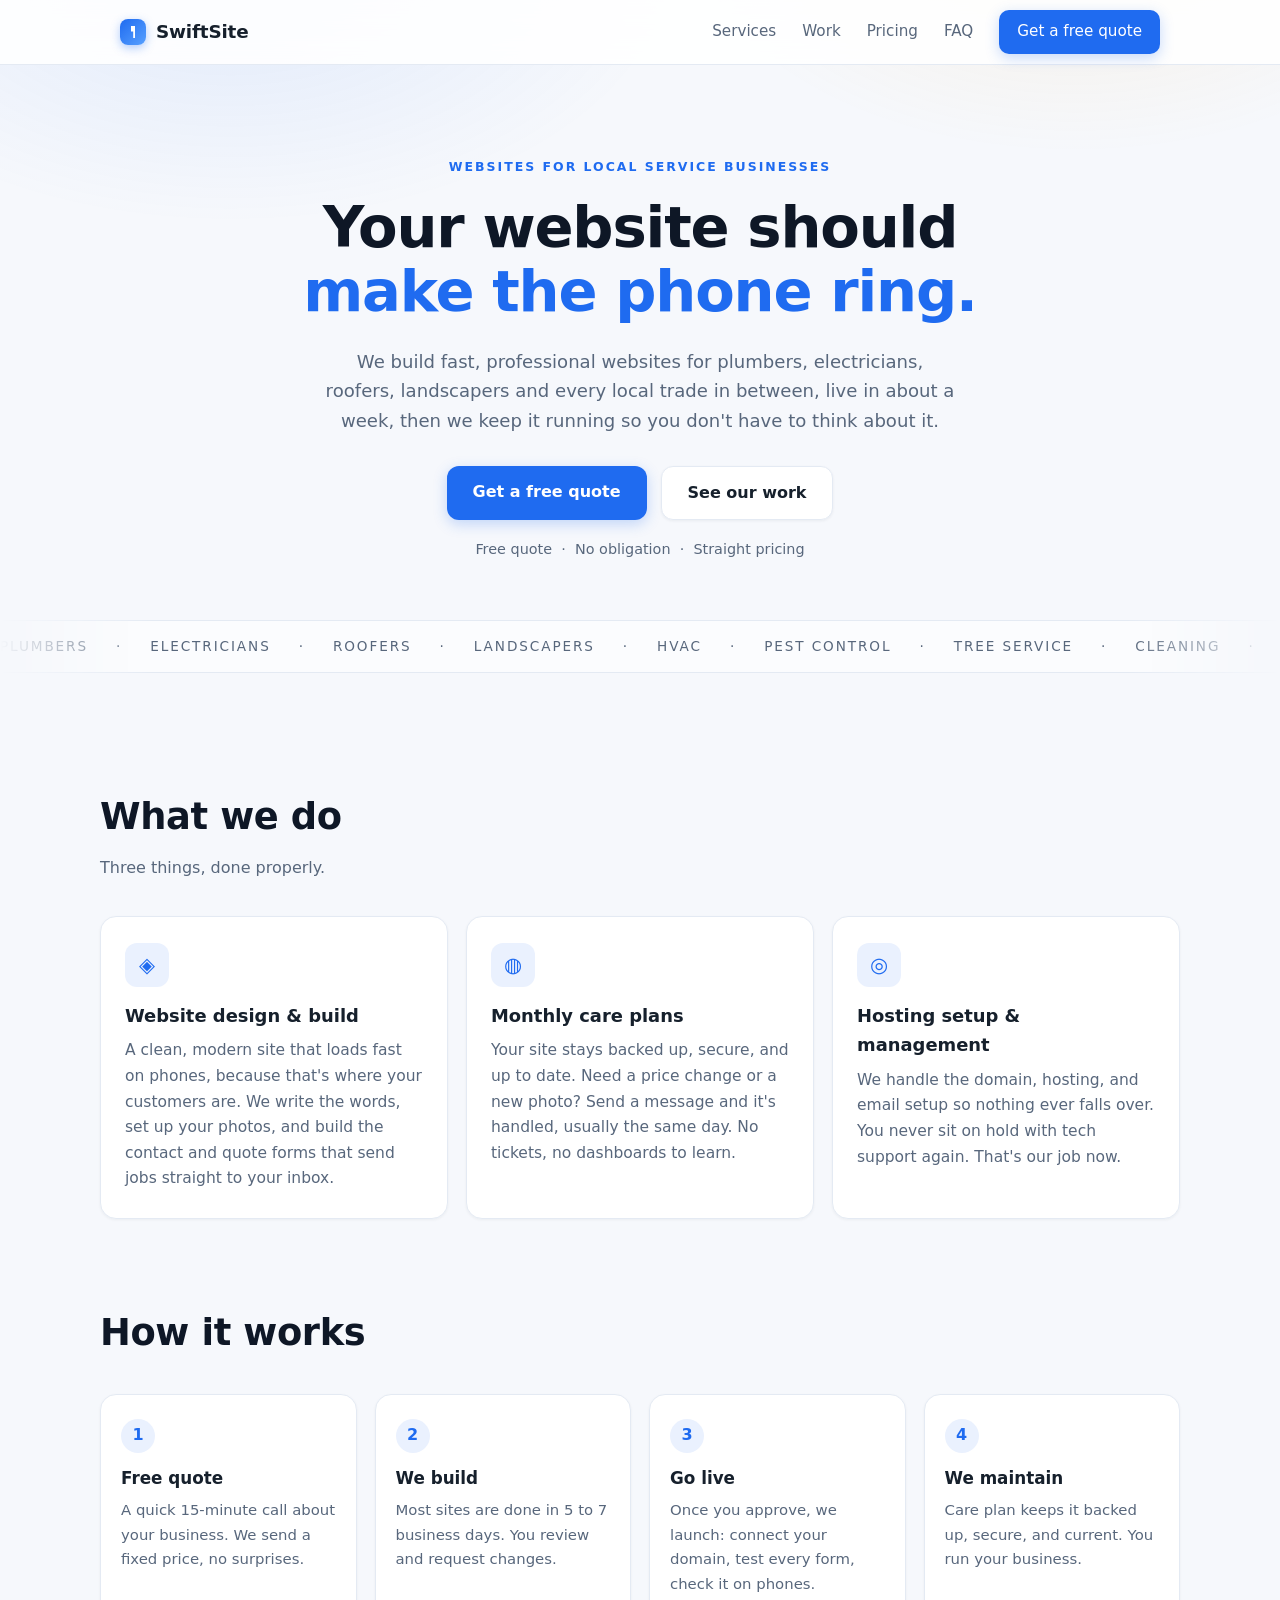
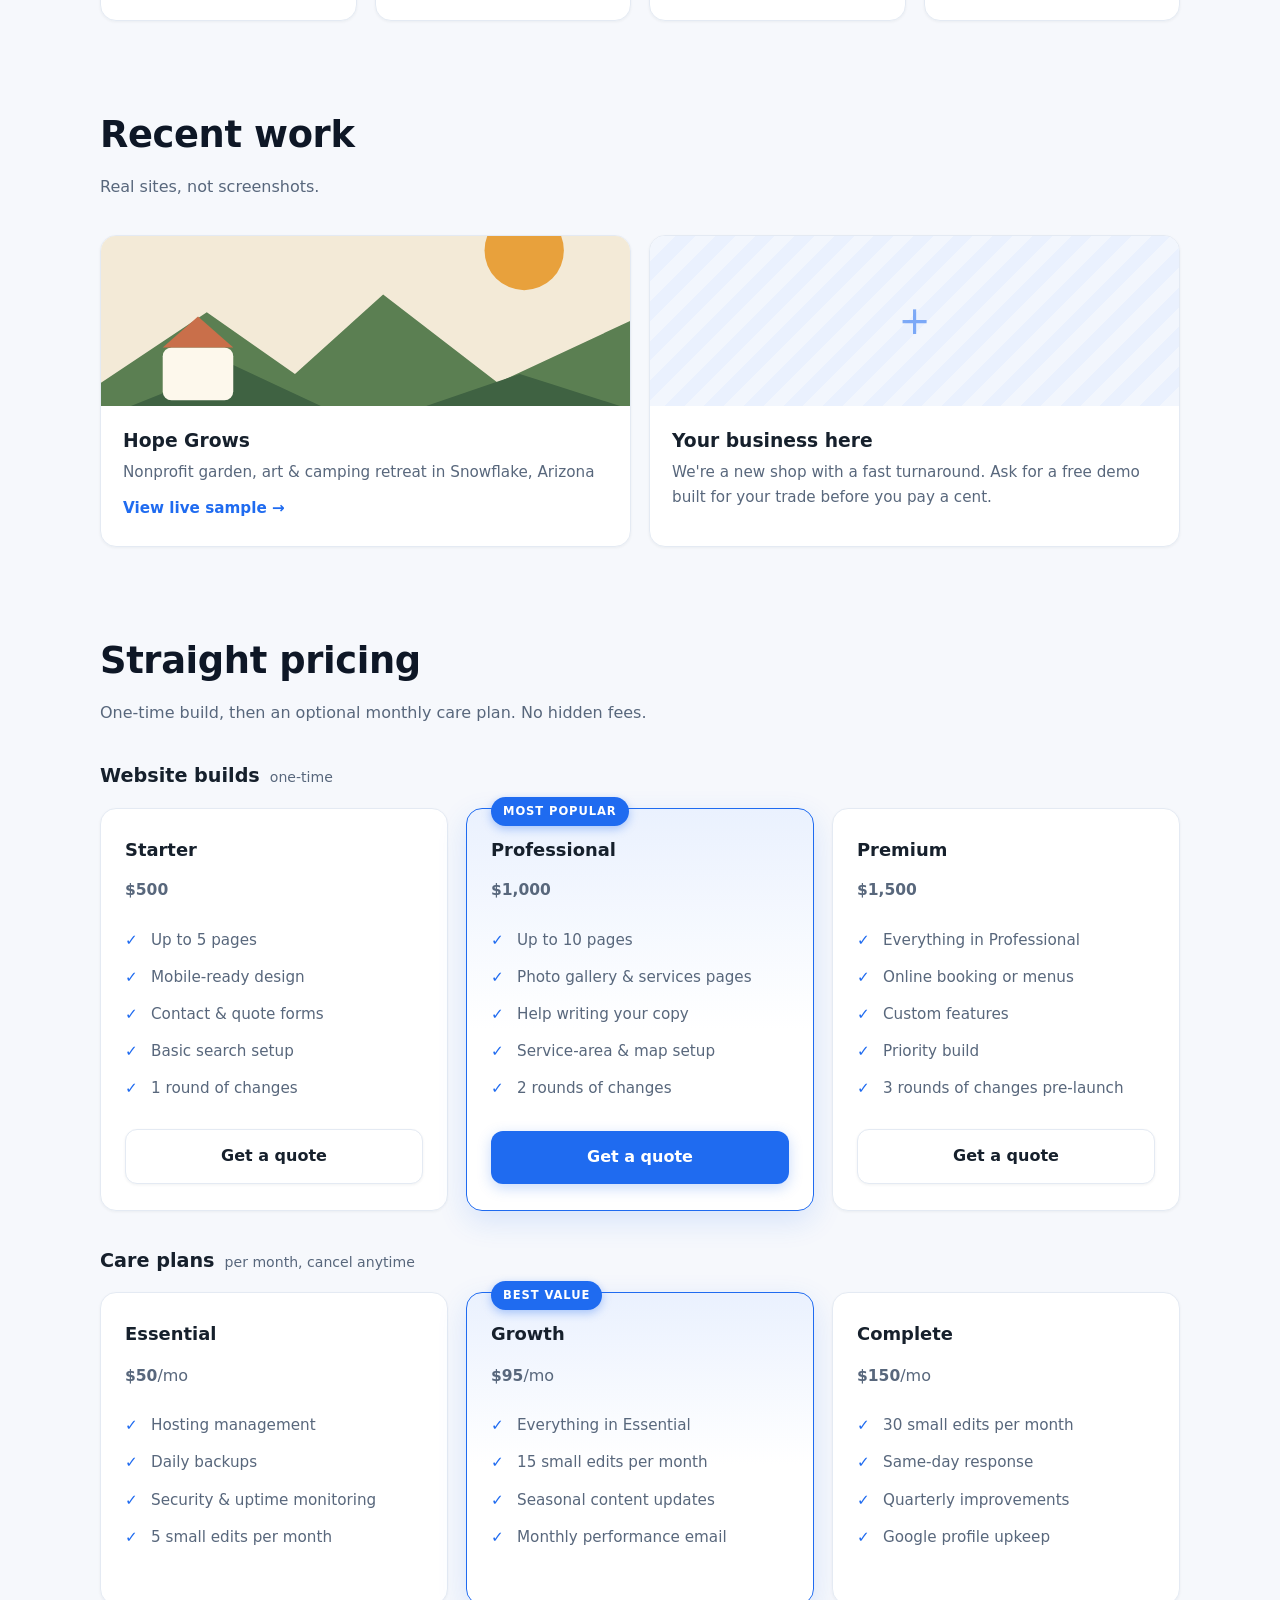
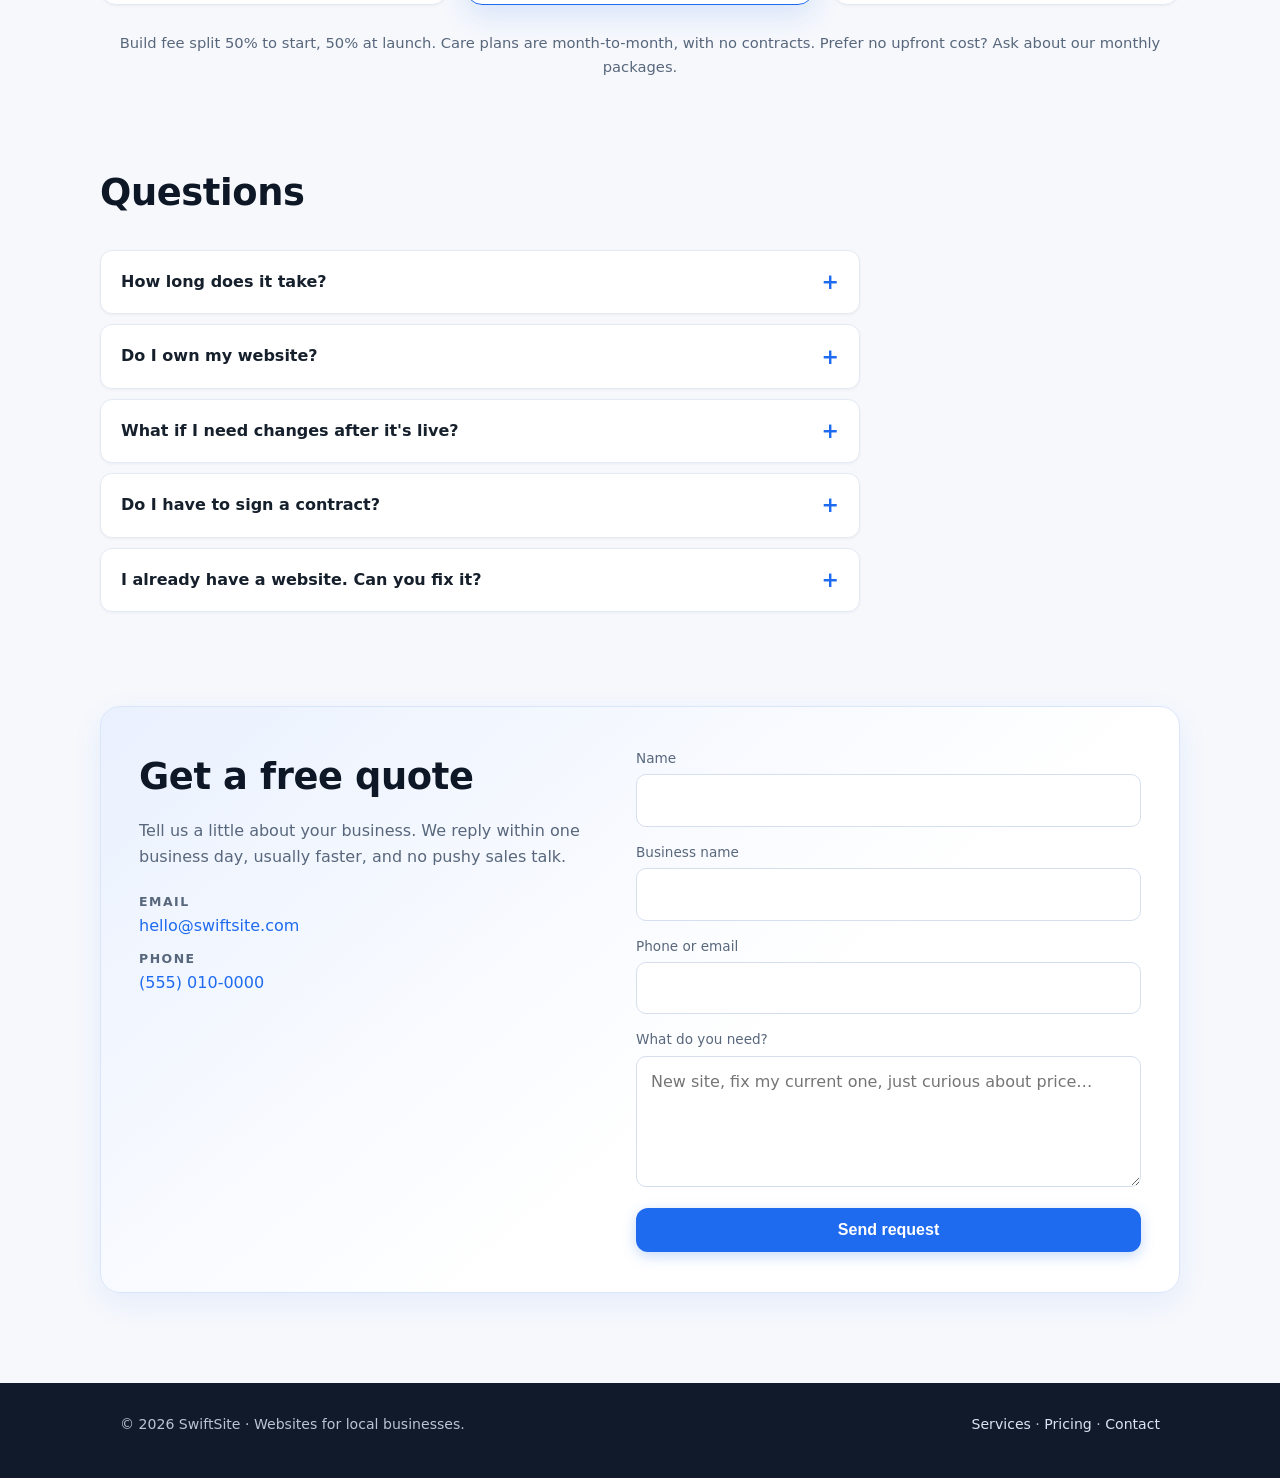
<file: index.html>
<!DOCTYPE html>
<html lang="en">
<head>
<meta charset="UTF-8">
<meta name="viewport" content="width=device-width, initial-scale=1.0">
<!--
  ============================================================================
  SWIFTSITE agency website
  ============================================================================
  THINGS TO EDIT BEFORE GOING LIVE (search for these words in this file):
    - "SwiftSite"  -> your business name (also in assets/main.js)
    - "hello@swiftsite.com" -> your real email (this file + main.js)
    - "(555) 010-0000"        -> your real phone number (appears a few times)
  Then follow README.md to publish.
  ============================================================================
-->
<title>SwiftSite: Websites That Make the Phone Ring</title>
<meta name="description" content="Fast, professional websites for plumbers, electricians, roofers, landscapers and local trades. Live in a week. Monthly care plans from $50.">
<link rel="icon" href="assets/favicon.svg" type="image/svg+xml">
<link rel="icon" href="assets/favicon-32.png" sizes="32x32" type="image/png">
<link rel="apple-touch-icon" href="assets/favicon-180.png">
<link rel="stylesheet" href="assets/style.css">
</head>
<body>

<header class="nav-wrap">
  <nav class="nav container">
    <a class="brand" href="#top">
      <span class="brand-mark" aria-hidden="true"></span>
      SwiftSite
    </a>
    <button class="nav-toggle" aria-label="Menu" aria-expanded="false">
      <span></span><span></span><span></span>
    </button>
    <div class="nav-links">
      <a href="#services">Services</a>
      <a href="#work">Work</a>
      <a href="#pricing">Pricing</a>
      <a href="#faq">FAQ</a>
      <a class="btn btn-small" href="#contact">Get a free quote</a>
    </div>
  </nav>
</header>

<main id="top">

  <section class="hero">
    <div class="container hero-inner">
      <p class="eyebrow reveal">Websites for local service businesses</p>
      <h1 class="reveal">Your website should<br><span class="neon">make the phone ring.</span></h1>
      <p class="lede reveal">We build fast, professional websites for plumbers, electricians,
        roofers, landscapers and every local trade in between, live in about a week,
        then we keep it running so you don't have to think about it.</p>
      <div class="hero-cta reveal">
        <a class="btn" href="#contact">Get a free quote</a>
        <a class="btn btn-ghost" href="#work">See our work</a>
      </div>
      <p class="hero-note reveal">Free quote &nbsp;·&nbsp; No obligation &nbsp;·&nbsp; Straight pricing</p>
    </div>
    <div class="ticker" aria-hidden="true">
      <div class="ticker-track">
        <span>Plumbers</span><span>·</span><span>Electricians</span><span>·</span><span>Roofers</span><span>·</span><span>Landscapers</span><span>·</span><span>HVAC</span><span>·</span><span>Pest Control</span><span>·</span><span>Tree Service</span><span>·</span><span>Cleaning</span><span>·</span><span>Handymen</span><span>·</span>
        <span>Plumbers</span><span>·</span><span>Electricians</span><span>·</span><span>Roofers</span><span>·</span><span>Landscapers</span><span>·</span><span>HVAC</span><span>·</span><span>Pest Control</span><span>·</span><span>Tree Service</span><span>·</span><span>Cleaning</span><span>·</span><span>Handymen</span><span>·</span>
      </div>
    </div>
  </section>

  <section id="services" class="section container">
    <h2 class="reveal">What we do</h2>
    <p class="section-sub reveal">Three things, done properly.</p>
    <div class="grid-3">
      <article class="card reveal">
        <div class="card-icon" aria-hidden="true">◈</div>
        <h3>Website design &amp; build</h3>
        <p>A clean, modern site that loads fast on phones, because that's where your
          customers are. We write the words, set up your photos, and build the contact
          and quote forms that send jobs straight to your inbox.</p>
      </article>
      <article class="card reveal">
        <div class="card-icon" aria-hidden="true">◍</div>
        <h3>Monthly care plans</h3>
        <p>Your site stays backed up, secure, and up to date. Need a price change or a
          new photo? Send a message and it's handled, usually the same day. No tickets,
          no dashboards to learn.</p>
      </article>
      <article class="card reveal">
        <div class="card-icon" aria-hidden="true">◎</div>
        <h3>Hosting setup &amp; management</h3>
        <p>We handle the domain, hosting, and email setup so nothing ever falls over.
          You never sit on hold with tech support again. That's our job now.</p>
      </article>
    </div>
  </section>

  <section id="process" class="section container">
    <h2 class="reveal">How it works</h2>
    <div class="steps">
      <div class="step reveal"><span class="step-num">1</span>
        <h3>Free quote</h3><p>A quick 15-minute call about your business. We send a fixed price, no surprises.</p></div>
      <div class="step reveal"><span class="step-num">2</span>
        <h3>We build</h3><p>Most sites are done in 5 to 7 business days. You review and request changes.</p></div>
      <div class="step reveal"><span class="step-num">3</span>
        <h3>Go live</h3><p>Once you approve, we launch: connect your domain, test every form, check it on phones.</p></div>
      <div class="step reveal"><span class="step-num">4</span>
        <h3>We maintain</h3><p>Care plan keeps it backed up, secure, and current. You run your business.</p></div>
    </div>
  </section>

  <section id="work" class="section container">
    <h2 class="reveal">Recent work</h2>
    <p class="section-sub reveal">Real sites, not screenshots.</p>
    <div class="work-grid">
      <a class="work-card reveal" href="work/hope-grows/">
        <div class="work-thumb work-thumb-garden" aria-hidden="true">
          <svg viewBox="0 0 120 64" preserveAspectRatio="xMidYMid slice">
            <rect width="120" height="64" fill="#f3ead7"/>
            <circle cx="96" cy="16" r="9" fill="#e8a13c"/>
            <path d="M0 46 L24 30 L44 44 L64 26 L90 46 L120 32 L120 64 L0 64 Z" fill="#5b7f52"/>
            <path d="M0 54 L30 42 L60 56 L95 44 L120 52 L120 64 L0 64 Z" fill="#3f6242"/>
            <rect x="14" y="38" width="16" height="12" rx="2" fill="#fdf8ec"/>
            <path d="M14 38 L22 31 L30 38 Z" fill="#c96f4a"/>
          </svg>
        </div>
        <div class="work-meta">
          <h3>Hope Grows</h3>
          <p>Nonprofit garden, art &amp; camping retreat in Snowflake, Arizona</p>
          <span class="work-link">View live sample →</span>
        </div>
      </a>
      <div class="work-card work-card-soon reveal">
        <div class="work-thumb work-thumb-soon" aria-hidden="true">+</div>
        <div class="work-meta">
          <h3>Your business here</h3>
          <p>We're a new shop with a fast turnaround. Ask for a free demo built for your trade before you pay a cent.</p>
        </div>
      </div>
    </div>
  </section>

  <section id="pricing" class="section container">
    <h2 class="reveal">Straight pricing</h2>
    <p class="section-sub reveal">One-time build, then an optional monthly care plan. No hidden fees.</p>

    <h3 class="pricing-group-title reveal">Website builds <span>one-time</span></h3>
    <div class="grid-3 pricing-grid">
      <article class="card price-card reveal">
        <h3>Starter</h3>
        <p class="price">$500</p>
        <ul>
          <li>Up to 5 pages</li>
          <li>Mobile-ready design</li>
          <li>Contact &amp; quote forms</li>
          <li>Basic search setup</li>
          <li>1 round of changes</li>
        </ul>
        <a class="btn btn-ghost btn-block" href="#contact">Get a quote</a>
      </article>
      <article class="card price-card price-card-popular reveal">
        <span class="badge">Most popular</span>
        <h3>Professional</h3>
        <p class="price">$1,000</p>
        <ul>
          <li>Up to 10 pages</li>
          <li>Photo gallery &amp; services pages</li>
          <li>Help writing your copy</li>
          <li>Service-area &amp; map setup</li>
          <li>2 rounds of changes</li>
        </ul>
        <a class="btn btn-block" href="#contact">Get a quote</a>
      </article>
      <article class="card price-card reveal">
        <h3>Premium</h3>
        <p class="price">$1,500</p>
        <ul>
          <li>Everything in Professional</li>
          <li>Online booking or menus</li>
          <li>Custom features</li>
          <li>Priority build</li>
          <li>3 rounds of changes pre-launch</li>
        </ul>
        <a class="btn btn-ghost btn-block" href="#contact">Get a quote</a>
      </article>
    </div>

    <h3 class="pricing-group-title reveal">Care plans <span>per month, cancel anytime</span></h3>
    <div class="grid-3 pricing-grid">
      <article class="card price-card reveal">
        <h3>Essential</h3>
        <p class="price">$50<small>/mo</small></p>
        <ul>
          <li>Hosting management</li>
          <li>Daily backups</li>
          <li>Security &amp; uptime monitoring</li>
          <li>5 small edits per month</li>
        </ul>
      </article>
      <article class="card price-card price-card-popular reveal">
        <span class="badge">Best value</span>
        <h3>Growth</h3>
        <p class="price">$95<small>/mo</small></p>
        <ul>
          <li>Everything in Essential</li>
          <li>15 small edits per month</li>
          <li>Seasonal content updates</li>
          <li>Monthly performance email</li>
        </ul>
      </article>
      <article class="card price-card reveal">
        <h3>Complete</h3>
        <p class="price">$150<small>/mo</small></p>
        <ul>
          <li>30 small edits per month</li>
          <li>Same-day response</li>
          <li>Quarterly improvements</li>
          <li>Google profile upkeep</li>
        </ul>
      </article>
    </div>
    <p class="pricing-note reveal">Build fee split 50% to start, 50% at launch. Care plans are month-to-month, with no contracts. Prefer no upfront cost? Ask about our monthly packages.</p>
  </section>

  <section id="faq" class="section container">
    <h2 class="reveal">Questions</h2>
    <div class="faq-list">
      <details class="reveal">
        <summary>How long does it take?</summary>
        <p>Most sites go live in 5 to 7 business days once we have your info. Bigger builds with booking systems take a bit longer, and we'll tell you up front.</p>
      </details>
      <details class="reveal">
        <summary>Do I own my website?</summary>
        <p>Yes, completely. The site, the domain, the files. If you ever leave, everything comes with you. No hostage situations.</p>
      </details>
      <details class="reveal">
        <summary>What if I need changes after it's live?</summary>
        <p>Care plan members just send a message. Small text and photo changes are usually done the same day. Bigger additions get a fixed quote before any work starts.</p>
      </details>
      <details class="reveal">
        <summary>Do I have to sign a contract?</summary>
        <p>Only for the build. Care plans are month-to-month, cancel any time with a week's notice.</p>
      </details>
      <details class="reveal">
        <summary>I already have a website. Can you fix it?</summary>
        <p>Usually. Send us the link and what's bugging you, and we'll tell you honestly whether to repair it or replace it.</p>
      </details>
    </div>
  </section>

  <section id="contact" class="section container">
    <div class="contact-card reveal">
      <div class="contact-info">
        <h2>Get a free quote</h2>
        <p>Tell us a little about your business. We reply within one business day, usually faster, and no pushy sales talk.</p>
        <ul class="contact-list">
          <li><span>Email</span> <a href="mailto:hello@swiftsite.com">hello@swiftsite.com</a></li>
          <li><span>Phone</span> <a href="tel:+15550100000">(555) 010-0000</a></li>
        </ul>
      </div>
      <form class="contact-form" id="quote-form">
        <label>Name <input type="text" name="name" required autocomplete="name"></label>
        <label>Business name <input type="text" name="business" autocomplete="organization"></label>
        <label>Phone or email <input type="text" name="contact" required></label>
        <label>What do you need? <textarea name="need" rows="4" placeholder="New site, fix my current one, just curious about price…"></textarea></label>
        <button class="btn btn-block" type="submit">Send request</button>
        <p class="form-note" id="form-note" hidden></p>
      </form>
    </div>
  </section>

</main>

<footer class="footer">
  <div class="container footer-inner">
    <p>© <span id="year"></span> SwiftSite · Websites for local businesses.</p>
    <p class="footer-links"><a href="#services">Services</a> · <a href="#pricing">Pricing</a> · <a href="#contact">Contact</a></p>
  </div>
</footer>

<script src="assets/main.js"></script>
</body>
</html>
</file>
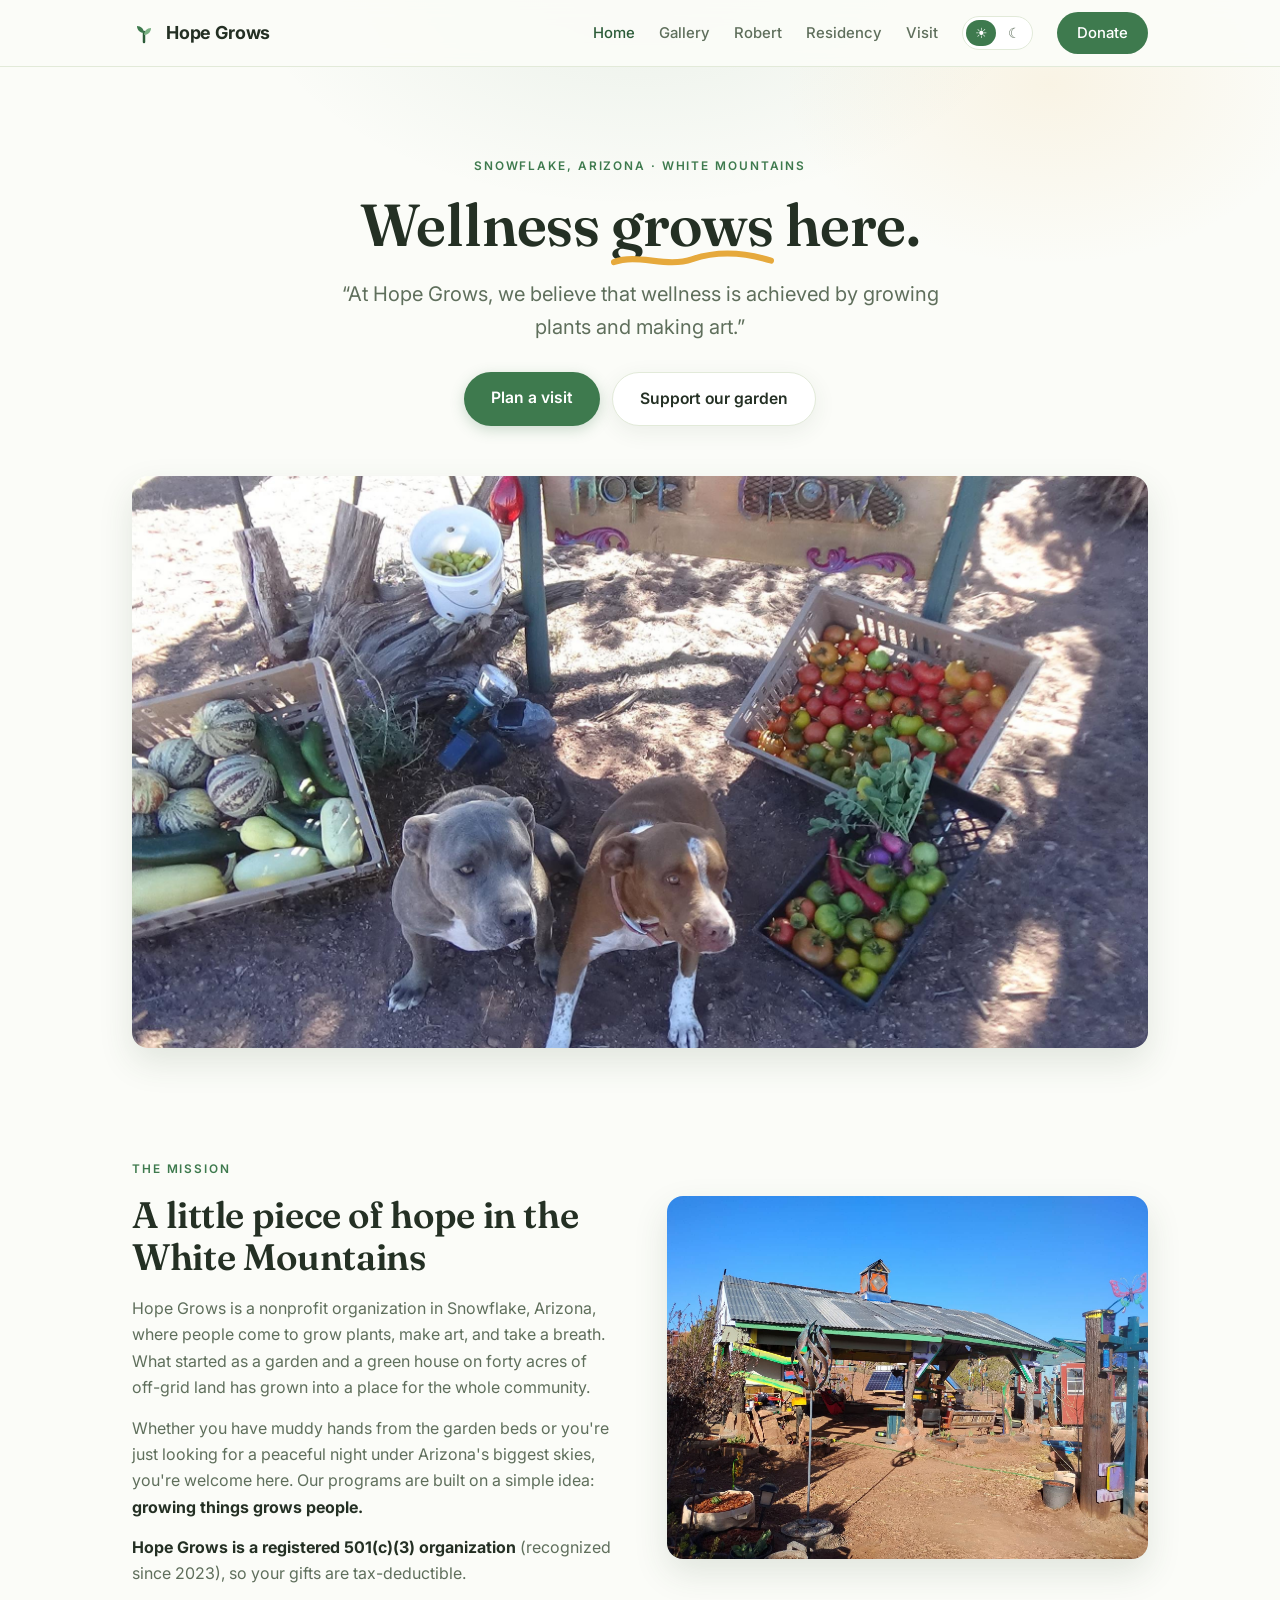
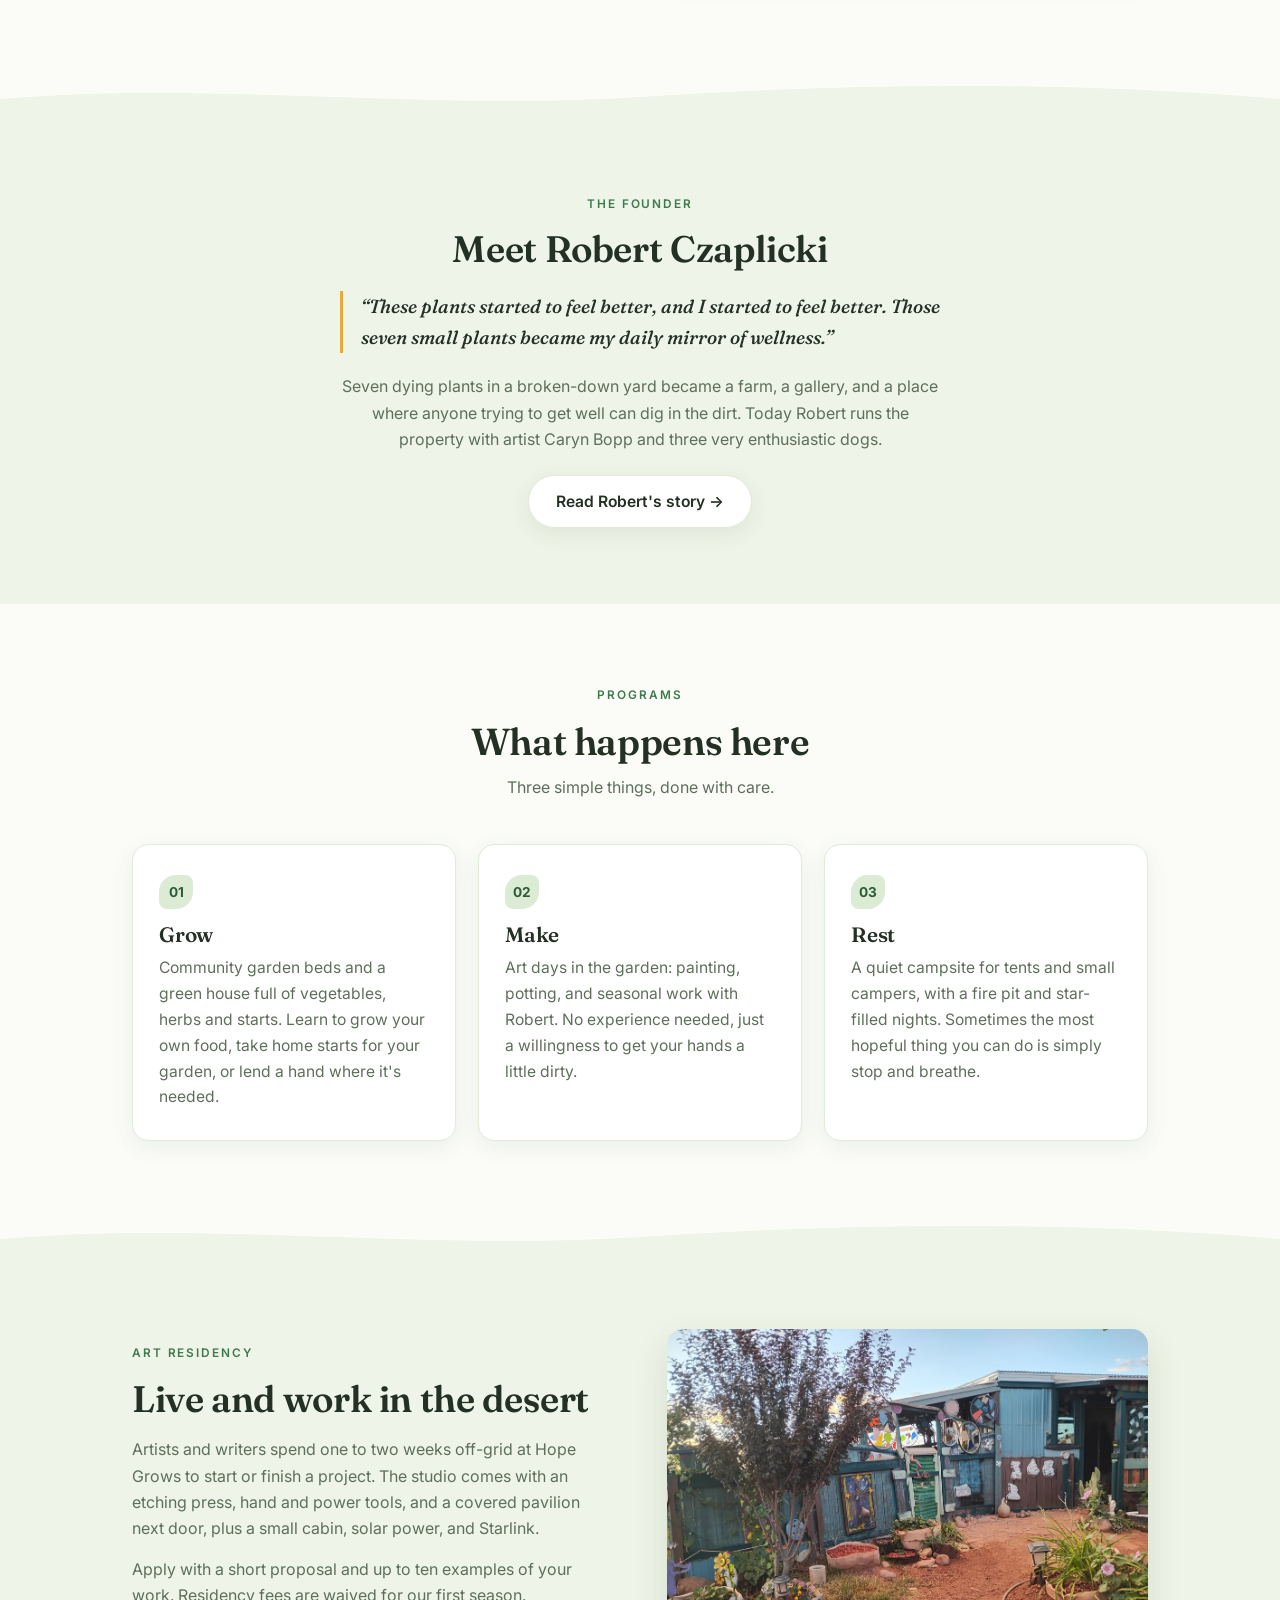
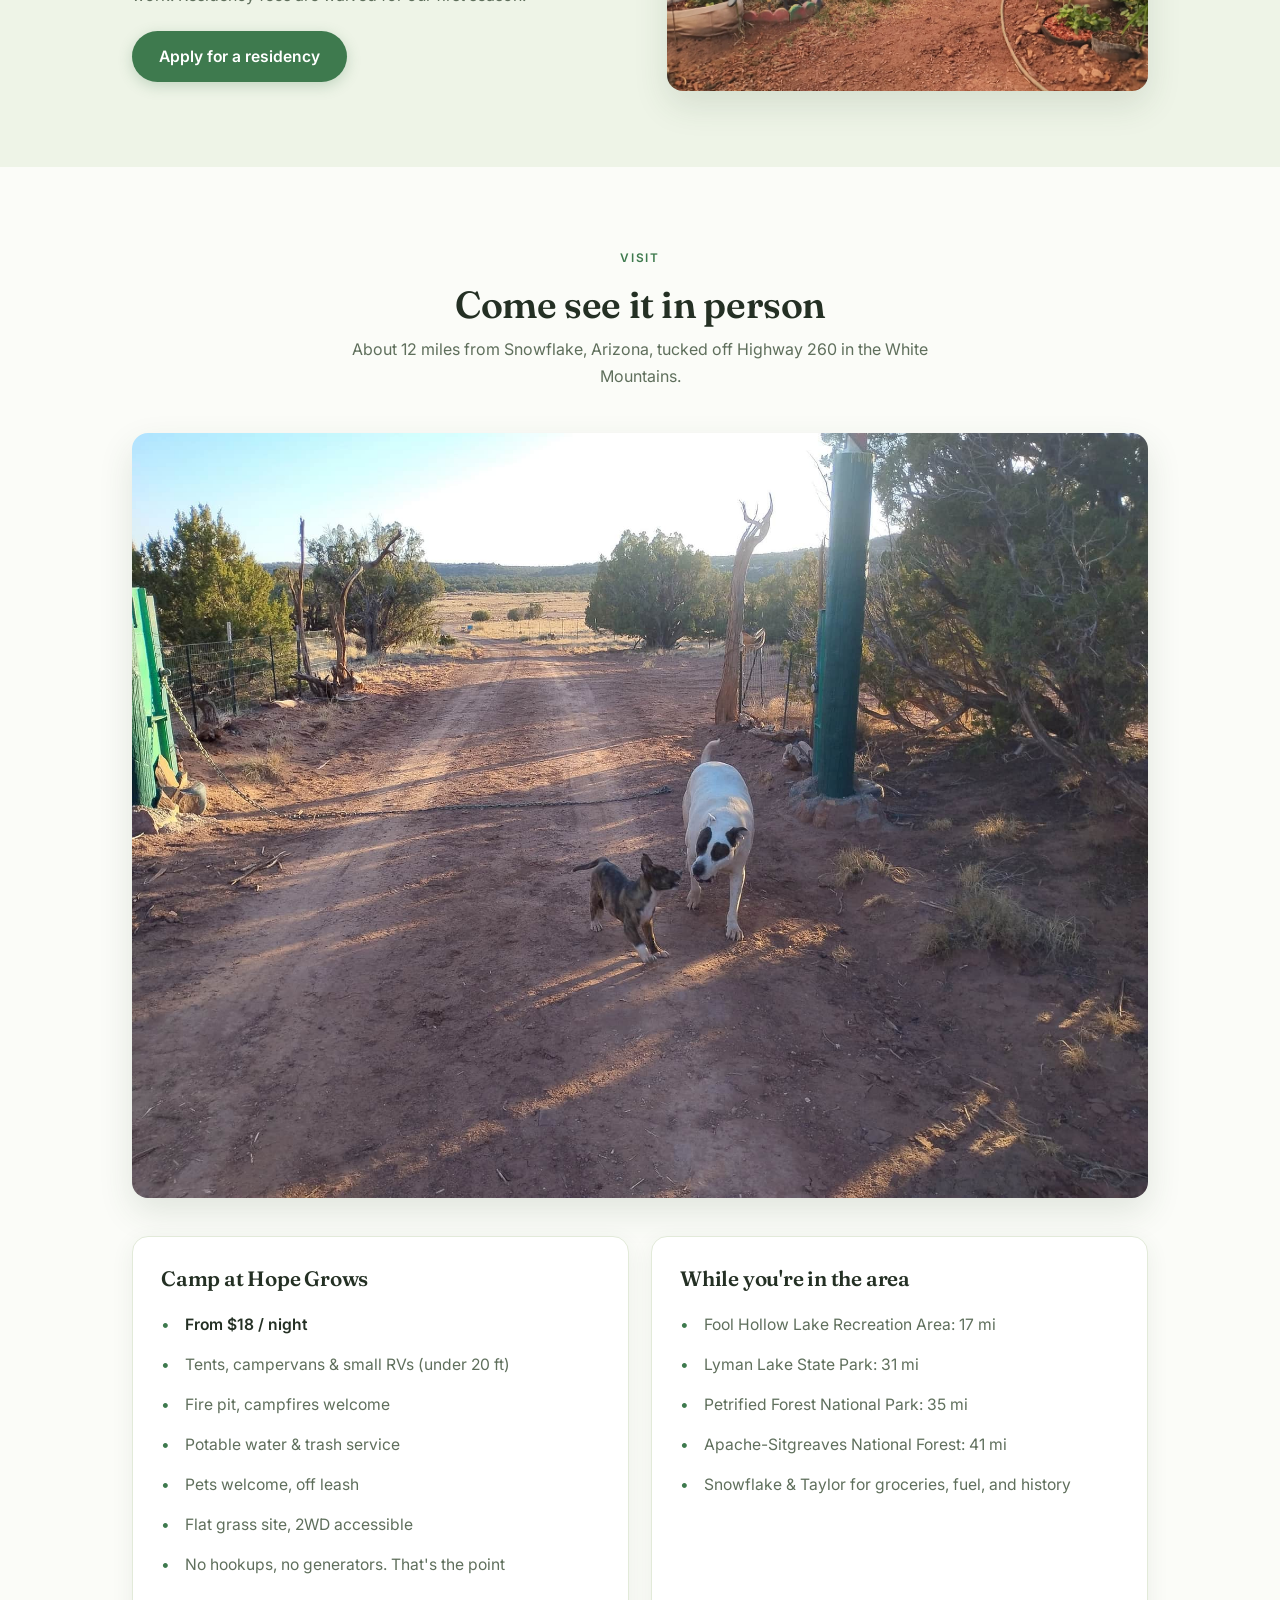
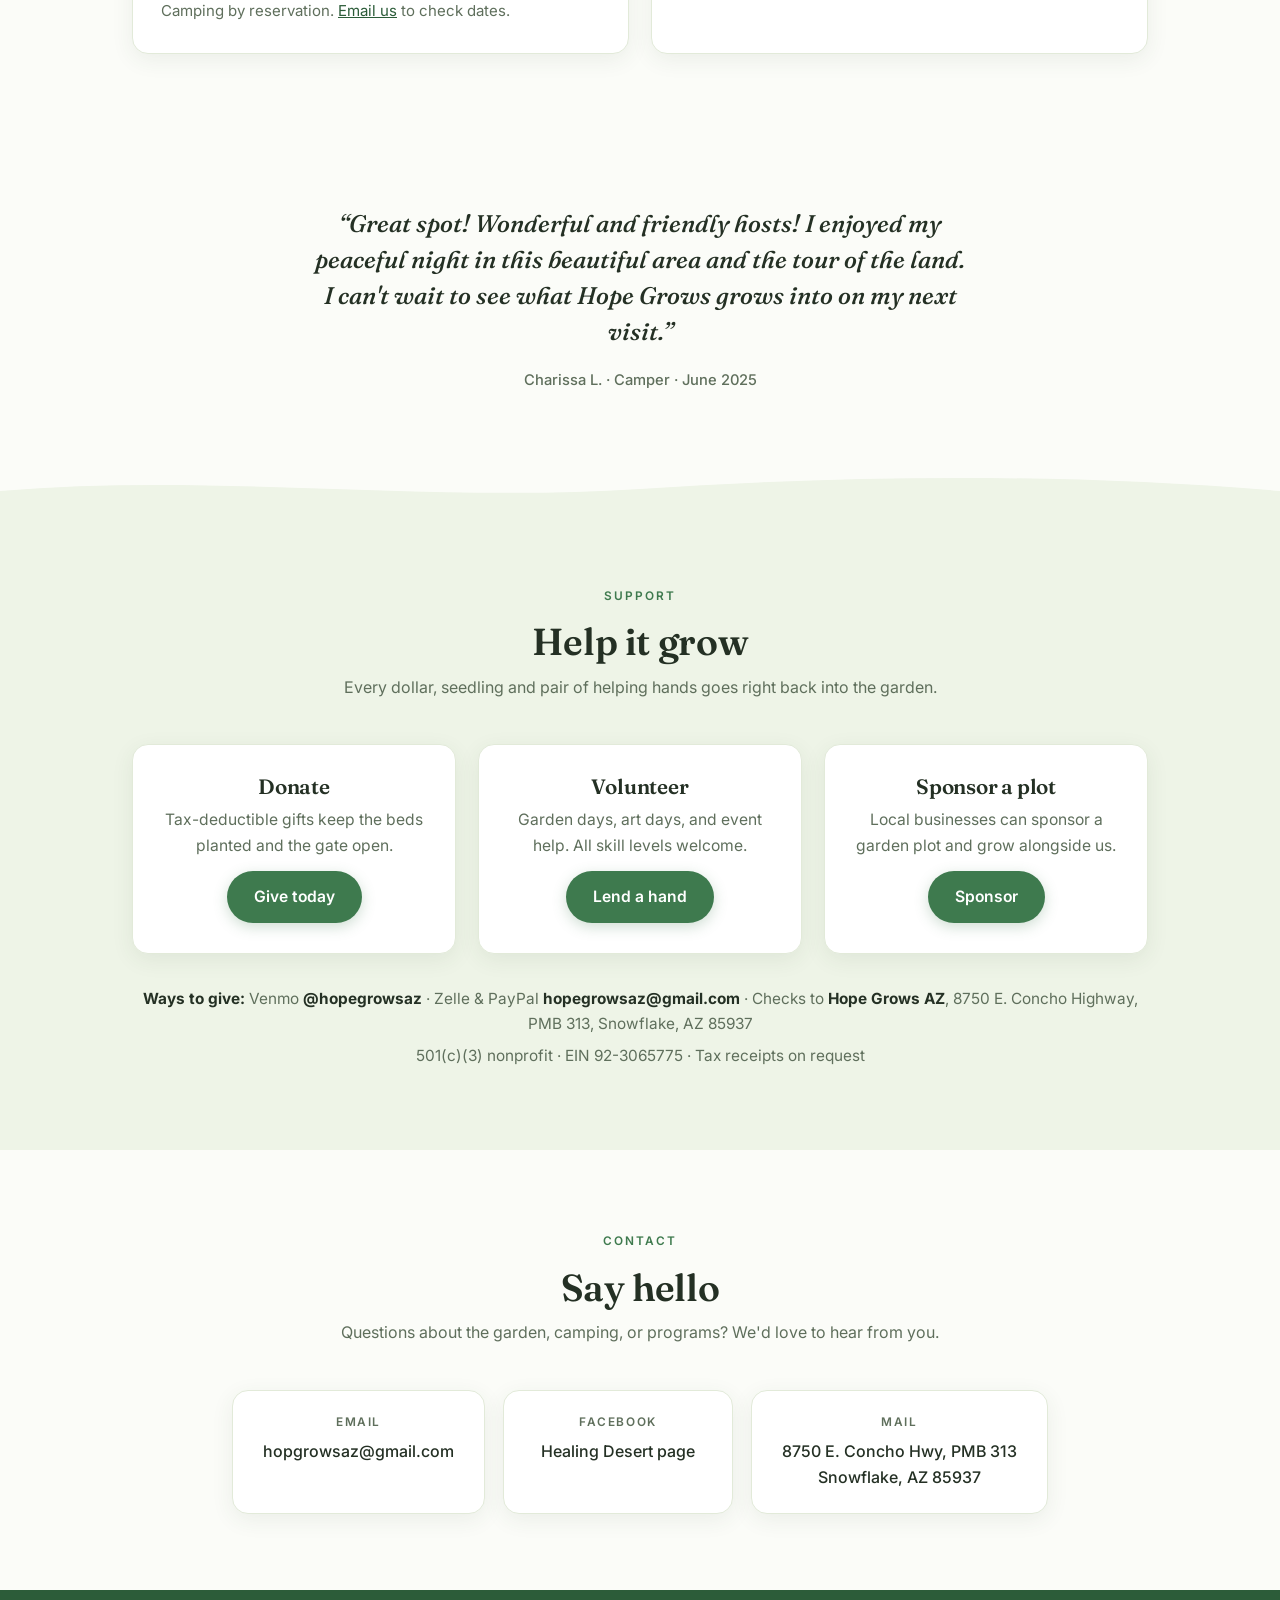
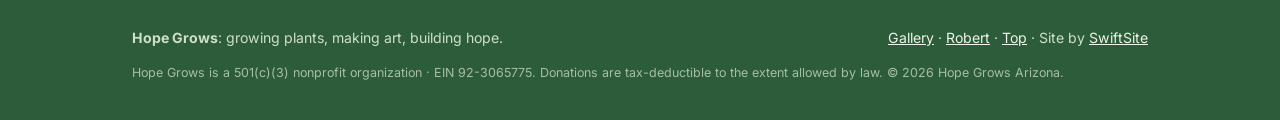
<file: work/hope-grows/index.html>
<!DOCTYPE html>
<html lang="en">
<head>
<meta charset="UTF-8">
<meta name="viewport" content="width=device-width, initial-scale=1.0">
<title>Hope Grows: Wellness Through Plants &amp; Art · Snowflake, Arizona</title>
<meta name="description" content="Hope Grows is a nonprofit in the White Mountains of Arizona where wellness is achieved by growing plants and making art. Founded by Robert Czaplicki. Community garden, art residency, and quiet camping near Snowflake, AZ.">
<!--
  HOPE GROWS static site (index / gallery / robert).
  EDIT BEFORE GOING LIVE:
    - email addresses (hopgrowsaz@gmail.com, hopegrowsartresidency@gmail.com)
    - photos in assets/photos & assets/gallery: all REAL photos (Hipcamp +
      their own hopegrowsaz.org). Add more real photos; never generated ones.
    - content facts (EIN, address, payments) came from hopegrowsaz.org, so confirm
      all of it with Robert, including that robert-build.jpg really shows him.
  Robert does NOT sell his art; it decorates the property.
-->
<link rel="preconnect" href="https://fonts.googleapis.com">
<link rel="preconnect" href="https://fonts.gstatic.com" crossorigin>
<link href="https://fonts.googleapis.com/css2?family=Fraunces:ital,opsz,wght@0,9..144,500;0,9..144,600;0,9..144,700;1,9..144,500&family=Inter:wght@400;500;600;700&display=swap" rel="stylesheet">
<link rel="icon" href="assets/favicon.svg" type="image/svg+xml">
<link rel="icon" href="assets/favicon-32.png" sizes="32x32" type="image/png">
<link rel="apple-touch-icon" href="assets/favicon-180.png">
<link rel="stylesheet" href="assets/site.css">
<script>try{var t=localStorage.getItem('hg-theme');if(!t)t=window.matchMedia('(prefers-color-scheme: dark)').matches?'dark':'light';if(t==='dark')document.documentElement.classList.add('dark');}catch(e){}</script>
</head>
<body>

<nav>
  <div class="container nav-inner">
    <a class="logo" href="index.html">
      <svg viewBox="0 0 24 24" fill="none" aria-hidden="true">
        <g class="sprout">
          <path class="lg-stem" d="M12 21V11" stroke-width="2.5" stroke-linecap="round"/>
          <path class="lg-1" d="M12 12C12 8 9 5 5 5c0 4 3 7 7 7Z"/>
          <path class="lg-2" d="M12 14c0-4 3-7 7-7 0 4-3 7-7 7Z"/>
        </g>
      </svg>
      Hope Grows
    </a>
    <div class="nav-links">
      <a href="index.html" class="active">Home</a>
      <a href="gallery.html">Gallery</a>
      <a href="robert.html">Robert</a>
      <a href="#residency">Residency</a>
      <a href="#visit">Visit</a>
      <span class="theme-toggle" role="group" aria-label="Color theme">
        <button type="button" class="theme-btn" data-theme="light" aria-label="Light mode" title="Light mode">☀</button>
        <button type="button" class="theme-btn" data-theme="dark" aria-label="Dark mode" title="Dark mode">☾</button>
      </span>
      <a class="nav-donate" href="#support">Donate</a>
    </div>
  </div>
</nav>

<header class="hero" id="top">
  <div class="container">
    <span class="eyebrow">Snowflake, Arizona · White Mountains</span>
    <h1>Wellness <span class="squiggle">grows</span> here.</h1>
    <p class="tagline">“At Hope Grows, we believe that wellness is achieved by growing plants and making art.”</p>
    <div class="hero-btns">
      <a class="btn" href="#visit">Plan a visit</a>
      <a class="btn btn-ghost" href="#support">Support our garden</a>
    </div>
    <div class="photo reveal">
      <img src="assets/photos/two-dogs.jpg" alt="The two pit bulls, blue-grey and brown, sitting beside crates of homegrown squash and tomatoes">
    </div>
  </div>
</header>

<section id="mission">
  <div class="container split">
    <div class="reveal">
      <span class="eyebrow">The mission</span>
      <h2>A little piece of hope in the White Mountains</h2>
      <p>Hope Grows is a nonprofit organization in Snowflake, Arizona, where people come to
        grow plants, make art, and take a breath. What started as a garden and a green house
        on forty acres of off-grid land has grown into a place for the whole community.</p>
      <p>Whether you have muddy hands from the garden beds or you're just looking for a
        peaceful night under Arizona's biggest skies, you're welcome here. Our programs are
        built on a simple idea: <strong>growing things grows people.</strong></p>
      <p><strong>Hope Grows is a registered 501(c)(3) organization</strong> (recognized since 2023),
        so your gifts are tax-deductible.</p>
    </div>
    <div class="photo reveal">
      <img src="assets/photos/property-pavilion.jpg" alt="The open-air pavilion at Hope Grows with garden art and a blue sky">
    </div>
  </div>
</section>

<div class="wave" aria-hidden="true"><svg viewBox="0 0 1440 36" preserveAspectRatio="none"><path d="M0 22 C 240 4, 480 34, 720 20 S 1200 4, 1440 22 L1440 36 L0 36 Z" fill="currentColor"/></svg></div>

<section class="section-tint" id="robert-teaser">
  <div class="container" style="text-align:center; max-width:760px;">
    <span class="eyebrow">The founder</span>
    <h2 class="reveal" style="font-size:clamp(1.7rem,3.6vw,2.3rem); margin-bottom:16px;">Meet Robert Czaplicki</h2>
    <div class="pull reveal" style="text-align:left; max-width:600px; margin: 20px auto;">
      “These plants started to feel better, and I started to feel better. Those seven small
      plants became my daily mirror of wellness.”
    </div>
    <p class="reveal" style="color:var(--muted); max-width:600px; margin:0 auto 22px;">
      Seven dying plants in a broken-down yard became a farm, a gallery, and a place where
      anyone trying to get well can dig in the dirt. Today Robert runs the property with
      artist Caryn Bopp and three very enthusiastic dogs.</p>
    <a class="btn btn-ghost reveal" href="robert.html">Read Robert's story →</a>
  </div>
</section>

<section id="programs">
  <div class="container">
    <div class="section-head">
      <span class="eyebrow">Programs</span>
      <h2>What happens here</h2>
      <p>Three simple things, done with care.</p>
    </div>
    <div class="grid-3">
      <article class="card reveal">
        <div class="leaf-dot">01</div>
        <h3>Grow</h3>
        <p>Community garden beds and a green house full of vegetables, herbs and starts.
          Learn to grow your own food, take home starts for your garden, or lend a hand
          where it's needed.</p>
      </article>
      <article class="card reveal">
        <div class="leaf-dot">02</div>
        <h3>Make</h3>
        <p>Art days in the garden: painting, potting, and seasonal work with Robert.
          No experience needed, just a willingness to get your hands a little dirty.</p>
      </article>
      <article class="card reveal">
        <div class="leaf-dot">03</div>
        <h3>Rest</h3>
        <p>A quiet campsite for tents and small campers, with a fire pit and star-filled
          nights. Sometimes the most hopeful thing you can do is simply stop and breathe.</p>
      </article>
    </div>
  </div>
</section>

<div class="wave" aria-hidden="true"><svg viewBox="0 0 1440 36" preserveAspectRatio="none"><path d="M0 22 C 240 4, 480 34, 720 20 S 1200 4, 1440 22 L1440 36 L0 36 Z" fill="currentColor"/></svg></div>

<section id="residency" class="section-tint">
  <div class="container split">
    <div class="reveal">
      <span class="eyebrow">Art residency</span>
      <h2>Live and work in the desert</h2>
      <p>Artists and writers spend one to two weeks off-grid at Hope Grows to start or
        finish a project. The studio comes with an etching press, hand and power tools,
        and a covered pavilion next door, plus a small cabin, solar power, and Starlink.</p>
      <p>Apply with a short proposal and up to ten examples of your work. Residency fees
        are waived for our first season.</p>
      <a class="btn" href="mailto:hopegrowsartresidency@gmail.com?subject=Art%20Residency" style="margin-top:8px">Apply for a residency</a>
    </div>
    <div class="photo reveal">
      <img src="assets/photos/residency-studio.jpg" alt="The art studio at Hope Grows">
    </div>
  </div>
</section>

<section id="visit">
  <div class="container">
    <div class="section-head">
      <span class="eyebrow">Visit</span>
      <h2>Come see it in person</h2>
      <p>About 12 miles from Snowflake, Arizona, tucked off Highway 260 in the White Mountains.</p>
    </div>
    <div class="photo photo-band reveal">
      <img src="assets/photos/property-road.jpg" alt="The dirt road and gate at Hope Grows in golden evening light">
    </div>
    <div class="visit-grid">
      <div class="visit-card reveal">
        <h3>Camp at Hope Grows</h3>
        <ul>
          <li><span class="price">From $18 / night</span></li>
          <li>Tents, campervans &amp; small RVs (under 20 ft)</li>
          <li>Fire pit, campfires welcome</li>
          <li>Potable water &amp; trash service</li>
          <li>Pets welcome, off leash</li>
          <li>Flat grass site, 2WD accessible</li>
          <li>No hookups, no generators. That's the point</li>
        </ul>
        <p style="margin-top:14px;color:var(--muted);font-size:0.94rem">
          Camping by reservation.
          <a href="mailto:hopgrowsaz@gmail.com?subject=Camping%20reservation%20request">Email us</a>
          to check dates.</p>
      </div>
      <div class="visit-card reveal">
        <h3>While you're in the area</h3>
        <ul>
          <li>Fool Hollow Lake Recreation Area: 17 mi</li>
          <li>Lyman Lake State Park: 31 mi</li>
          <li>Petrified Forest National Park: 35 mi</li>
          <li>Apache-Sitgreaves National Forest: 41 mi</li>
          <li>Snowflake &amp; Taylor for groceries, fuel, and history</li>
        </ul>
      </div>
    </div>
  </div>
</section>

<section id="testimonial">
  <div class="container quote reveal">
    <blockquote>“Great spot! Wonderful and friendly hosts! I enjoyed my peaceful night in this beautiful
      area and the tour of the land. I can't wait to see what Hope Grows grows into on my next visit.”</blockquote>
    <cite>Charissa L. · Camper · June 2025</cite>
  </div>
</section>

<div class="wave" aria-hidden="true"><svg viewBox="0 0 1440 36" preserveAspectRatio="none"><path d="M0 22 C 240 4, 480 34, 720 20 S 1200 4, 1440 22 L1440 36 L0 36 Z" fill="currentColor"/></svg></div>

<section id="support" class="section-tint">
  <div class="container">
    <div class="section-head">
      <span class="eyebrow">Support</span>
      <h2>Help it grow</h2>
      <p>Every dollar, seedling and pair of helping hands goes right back into the garden.</p>
    </div>
    <div class="grid-3">
      <div class="card reveal" style="text-align:center">
        <h3>Donate</h3>
        <p>Tax-deductible gifts keep the beds planted and the gate open.</p>
        <a class="btn" href="mailto:hopgrowsaz@gmail.com?subject=I%20want%20to%20donate" style="margin-top:12px">Give today</a>
      </div>
      <div class="card reveal" style="text-align:center">
        <h3>Volunteer</h3>
        <p>Garden days, art days, and event help. All skill levels welcome.</p>
        <a class="btn" href="mailto:hopgrowsaz@gmail.com?subject=Volunteering%20at%20Hope%20Grows" style="margin-top:12px">Lend a hand</a>
      </div>
      <div class="card reveal" style="text-align:center">
        <h3>Sponsor a plot</h3>
        <p>Local businesses can sponsor a garden plot and grow alongside us.</p>
        <a class="btn" href="mailto:hopgrowsaz@gmail.com?subject=Sponsoring%20a%20garden%20plot" style="margin-top:12px">Sponsor</a>
      </div>
    </div>
    <div class="donate-ways reveal">
      <p><strong>Ways to give:</strong> Venmo <strong>@hopegrowsaz</strong> · Zelle &amp; PayPal
        <strong>hopegrowsaz@gmail.com</strong> · Checks to <strong>Hope Grows AZ</strong>,
        8750 E. Concho Highway, PMB 313, Snowflake, AZ 85937</p>
      <p>501(c)(3) nonprofit · EIN 92-3065775 · Tax receipts on request</p>
    </div>
  </div>
</section>

<section id="contact">
  <div class="container">
    <div class="section-head">
      <span class="eyebrow">Contact</span>
      <h2>Say hello</h2>
      <p>Questions about the garden, camping, or programs? We'd love to hear from you.</p>
    </div>
    <div class="contact-grid">
      <div class="contact-item reveal">
        <div class="label">Email</div>
        <a href="mailto:hopgrowsaz@gmail.com">hopgrowsaz@gmail.com</a>
      </div>
      <div class="contact-item reveal">
        <div class="label">Facebook</div>
        <a href="https://www.facebook.com/healingdesert/" target="_blank" rel="noopener">Healing Desert page</a>
      </div>
      <div class="contact-item reveal">
        <div class="label">Mail</div>
        <span>8750 E. Concho Hwy, PMB 313<br>Snowflake, AZ 85937</span>
      </div>
    </div>
  </div>
</section>

<footer>
  <div class="container">
    <div class="footer-inner">
      <div><strong>Hope Grows</strong>: growing plants, making art, building hope.</div>
      <div><a href="gallery.html">Gallery</a> · <a href="robert.html">Robert</a> · <a href="index.html#top">Top</a> · Site by <a href="../../index.html">SwiftSite</a></div>
    </div>
    <p class="fine">Hope Grows is a 501(c)(3) nonprofit organization · EIN 92-3065775. Donations are tax-deductible
      to the extent allowed by law. © <span id="yr"></span> Hope Grows Arizona.</p>
  </div>
</footer>

<script src="assets/site.js"></script>
</body>
</html>
</file>
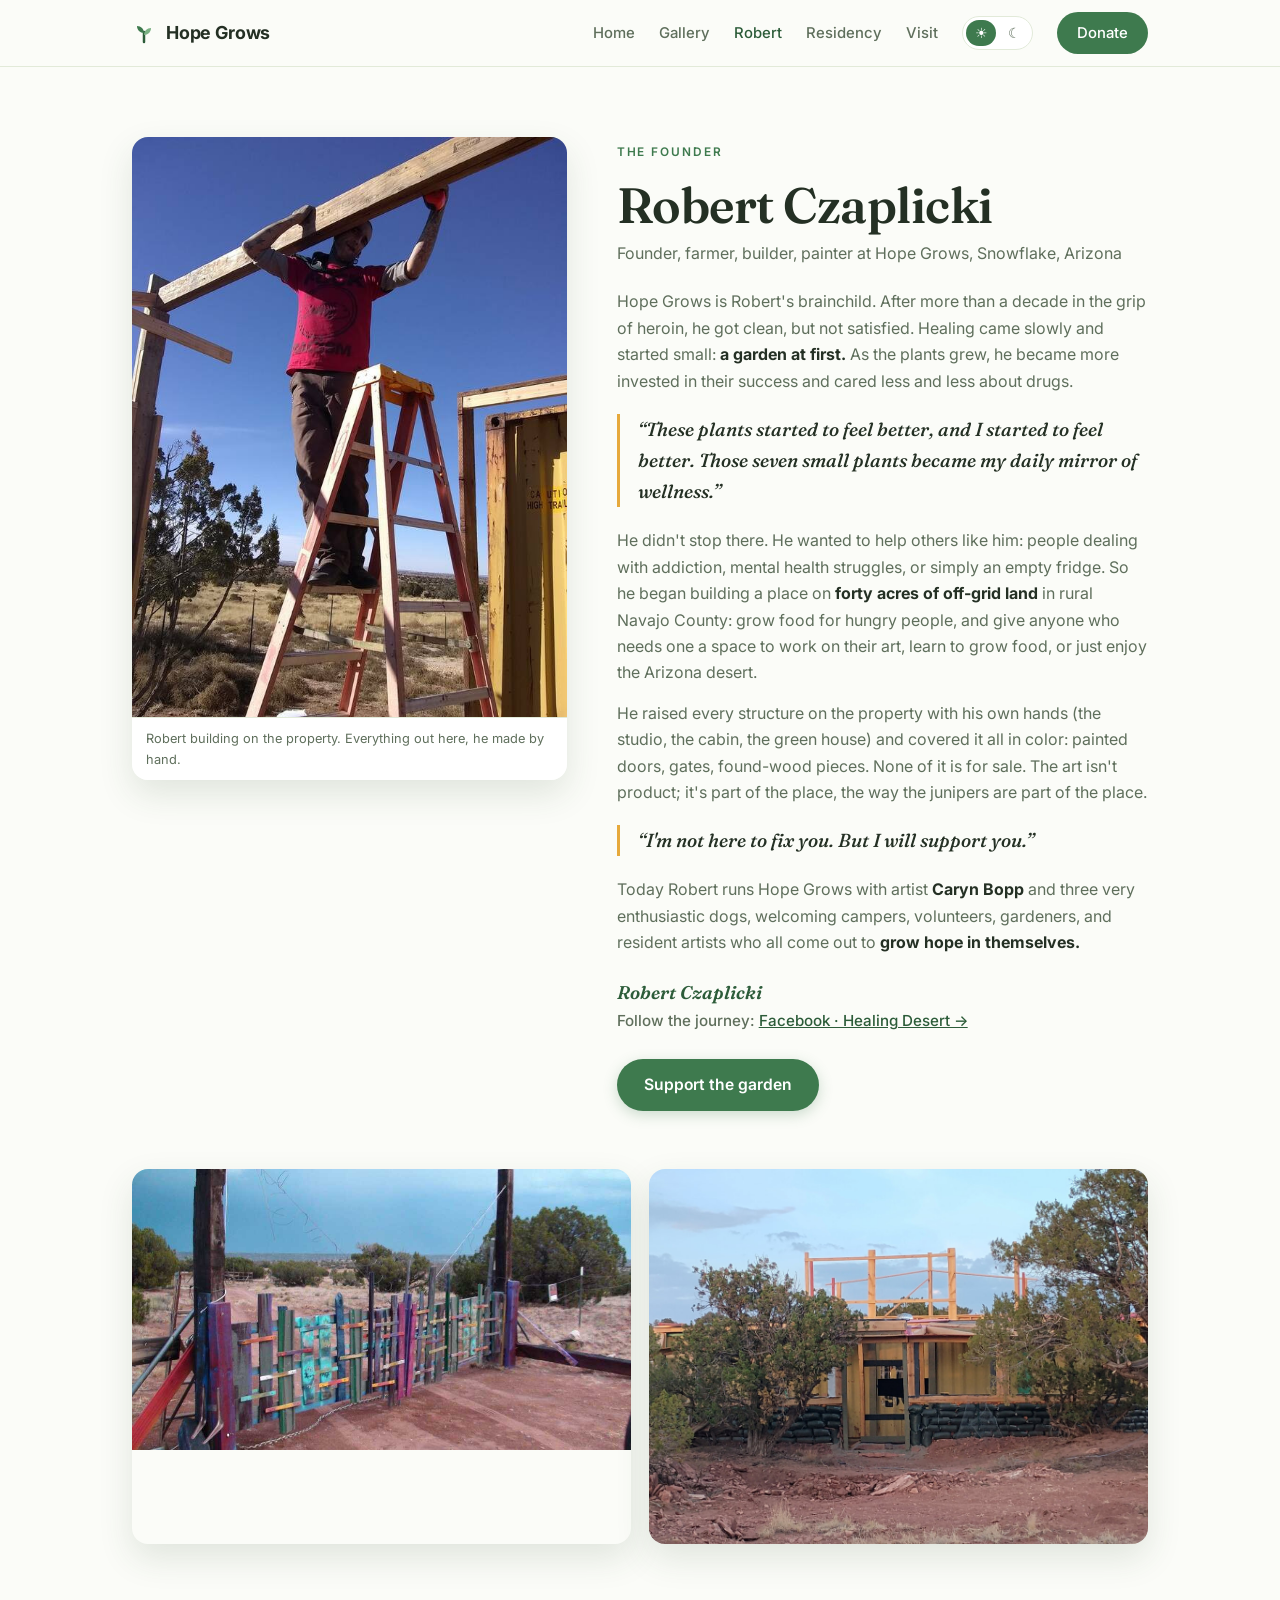
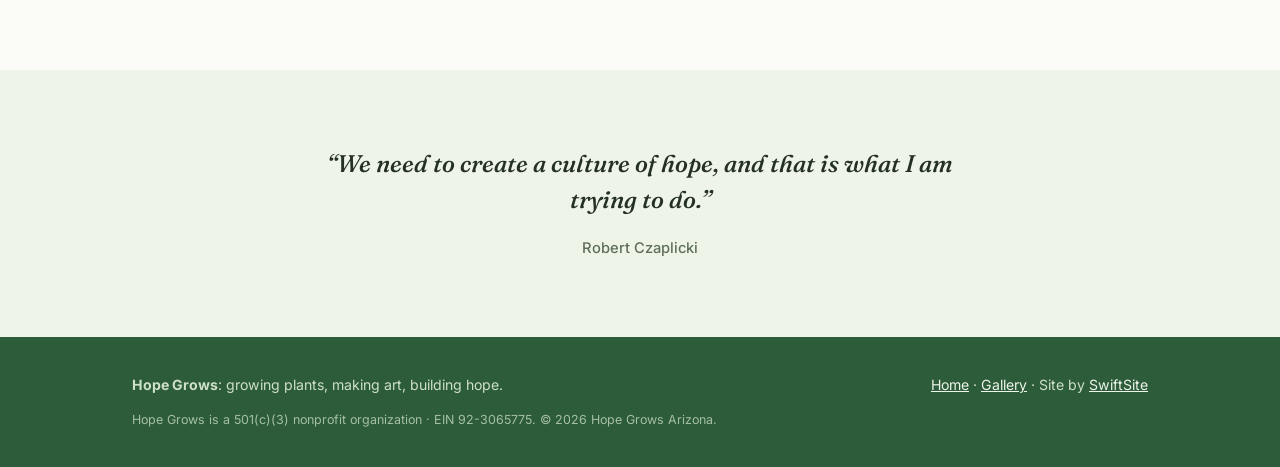
<file: work/hope-grows/robert.html>
<!DOCTYPE html>
<html lang="en">
<head>
<meta charset="UTF-8">
<meta name="viewport" content="width=device-width, initial-scale=1.0">
<title>Robert Czaplicki: Founder of Hope Grows · Snowflake, Arizona</title>
<meta name="description" content="Robert Czaplicki founded Hope Grows in Snowflake, Arizona, from seven dying plants in a broken-down yard to forty acres of gardens, art and hope.">
<link rel="preconnect" href="https://fonts.googleapis.com">
<link rel="preconnect" href="https://fonts.gstatic.com" crossorigin>
<link href="https://fonts.googleapis.com/css2?family=Fraunces:ital,opsz,wght@0,9..144,500;0,9..144,600;0,9..144,700;1,9..144,500&family=Inter:wght@400;500;600;700&display=swap" rel="stylesheet">
<link rel="icon" href="assets/favicon.svg" type="image/svg+xml">
<link rel="icon" href="assets/favicon-32.png" sizes="32x32" type="image/png">
<link rel="apple-touch-icon" href="assets/favicon-180.png">
<link rel="stylesheet" href="assets/site.css">
<script>try{var t=localStorage.getItem('hg-theme');if(!t)t=window.matchMedia('(prefers-color-scheme: dark)').matches?'dark':'light';if(t==='dark')document.documentElement.classList.add('dark');}catch(e){}</script>
</head>
<body>

<nav>
  <div class="container nav-inner">
    <a class="logo" href="index.html">
      <svg viewBox="0 0 24 24" fill="none" aria-hidden="true">
        <g class="sprout">
          <path class="lg-stem" d="M12 21V11" stroke-width="2.5" stroke-linecap="round"/>
          <path class="lg-1" d="M12 12C12 8 9 5 5 5c0 4 3 7 7 7Z"/>
          <path class="lg-2" d="M12 14c0-4 3-7 7-7 0 4-3 7-7 7Z"/>
        </g>
      </svg>
      Hope Grows
    </a>
    <div class="nav-links">
      <a href="index.html">Home</a>
      <a href="gallery.html">Gallery</a>
      <a href="robert.html" class="active">Robert</a>
      <a href="index.html#residency">Residency</a>
      <a href="index.html#visit">Visit</a>
      <span class="theme-toggle" role="group" aria-label="Color theme">
        <button type="button" class="theme-btn" data-theme="light" aria-label="Light mode" title="Light mode">☀</button>
        <button type="button" class="theme-btn" data-theme="dark" aria-label="Dark mode" title="Dark mode">☾</button>
      </span>
      <a class="nav-donate" href="index.html#support">Donate</a>
    </div>
  </div>
</nav>

<section style="padding-top:70px;">
  <div class="container person">
    <figure class="person-photo reveal">
      <img src="assets/photos/robert-build.jpg" alt="Robert Czaplicki lifting a beam into place while building at Hope Grows">
      <figcaption>Robert building on the property. Everything out here, he made by hand.</figcaption>
    </figure>
    <div class="person-body reveal">
      <span class="eyebrow">The founder</span>
      <h1>Robert Czaplicki</h1>
      <p class="sub">Founder, farmer, builder, painter at Hope Grows, Snowflake, Arizona</p>

      <p>Hope Grows is Robert's brainchild. After more than a decade in the grip of heroin,
        he got clean, but not satisfied. Healing came slowly and started small: <strong>a
        garden at first.</strong> As the plants grew, he became more invested in their success
        and cared less and less about drugs.</p>

      <div class="pull">“These plants started to feel better, and I started to feel better.
        Those seven small plants became my daily mirror of wellness.”</div>

      <p>He didn't stop there. He wanted to help others like him: people dealing with
        addiction, mental health struggles, or simply an empty fridge. So he began building
        a place on <strong>forty acres of off-grid land</strong> in rural Navajo County:
        grow food for hungry people, and give anyone who needs one a space to work on their
        art, learn to grow food, or just enjoy the Arizona desert.</p>

      <p>He raised every structure on the property with his own hands (the studio, the
        cabin, the green house) and covered it all in color: painted doors, gates,
        found-wood pieces. None of it is for sale. The art isn't product; it's part of
        the place, the way the junipers are part of the place.</p>

      <div class="pull">“I'm not here to fix you. But I will support you.”</div>

      <p>Today Robert runs Hope Grows with artist <strong>Caryn Bopp</strong> and three very
        enthusiastic dogs, welcoming campers, volunteers, gardeners, and resident artists
        who all come out to <strong>grow hope in themselves.</strong></p>

      <div class="signature">Robert Czaplicki</div>
      <p class="muted-link">Follow the journey:
        <a href="https://www.facebook.com/healingdesert/" target="_blank" rel="noopener">Facebook · Healing Desert →</a></p>

      <p style="margin-top:26px"><a class="btn" href="index.html#support">Support the garden</a></p>
    </div>
  </div>

  <div class="container mini-grid">
    <div class="photo reveal">
      <img src="assets/gallery/odyssey.jpg" alt="The colorful hand-built entrance gate at Hope Grows" loading="lazy">
    </div>
    <div class="photo reveal">
      <img src="assets/gallery/house10.jpg" alt="Sandbag walls of the house Robert is building" loading="lazy">
    </div>
  </div>
</section>

<section class="section-tint" style="margin-top:50px;">
  <div class="container quote reveal">
    <blockquote>“We need to create a culture of hope, and that is what I am trying to do.”</blockquote>
    <cite>Robert Czaplicki</cite>
  </div>
</section>

<footer>
  <div class="container">
    <div class="footer-inner">
      <div><strong>Hope Grows</strong>: growing plants, making art, building hope.</div>
      <div><a href="index.html">Home</a> · <a href="gallery.html">Gallery</a> · Site by <a href="../../index.html">SwiftSite</a></div>
    </div>
    <p class="fine">Hope Grows is a 501(c)(3) nonprofit organization · EIN 92-3065775. © <span id="yr"></span> Hope Grows Arizona.</p>
  </div>
</footer>

<script src="assets/site.js"></script>
</body>
</html>
</file>
<file: assets/style.css>
/* SwiftSite: light, friendly, mainstream. Mobile-first. */

:root {
  --bg: #f6f8fc;
  --panel: #ffffff;
  --border: #e4eaf3;
  --text: #16202c;
  --muted: #58677c;
  --primary: #1f6bf0;
  --primary-strong: #1554c7;
  --primary-soft: #eaf1fe;
  --amber: #f59e0b;
  --radius: 16px;
  --font: system-ui, -apple-system, "Segoe UI", Roboto, Helvetica, Arial, sans-serif;
}

* { margin: 0; padding: 0; box-sizing: border-box; }

html { scroll-behavior: smooth; }

body {
  font-family: var(--font);
  background: var(--bg);
  color: var(--text);
  line-height: 1.65;
  -webkit-font-smoothing: antialiased;
  overflow-x: hidden;
}

/* soft background wash: light and calm */
body::before {
  content: "";
  position: fixed;
  inset: 0 0 auto 0;
  height: 78vh;
  background:
    radial-gradient(640px 380px at 18% -6%, rgba(31, 107, 240, 0.10), transparent 70%),
    radial-gradient(560px 340px at 84% -12%, rgba(245, 158, 11, 0.10), transparent 70%);
  pointer-events: none;
  z-index: 0;
}

.container { max-width: 1080px; margin: 0 auto; padding: 0 20px; position: relative; z-index: 1; }

a { color: var(--primary); text-decoration: none; }
a:hover { text-decoration: underline; }

/* ---------- nav ---------- */
.nav-wrap {
  position: sticky;
  top: 0;
  z-index: 50;
  background: rgba(255, 255, 255, 0.88);
  backdrop-filter: blur(12px);
  -webkit-backdrop-filter: blur(12px);
  border-bottom: 1px solid var(--border);
}
.nav { display: flex; align-items: center; justify-content: space-between; height: 64px; }
.brand {
  display: flex; align-items: center; gap: 10px;
  color: var(--text); font-weight: 800; letter-spacing: -0.01em; font-size: 1.15rem;
}
.brand:hover { text-decoration: none; }
.brand-mark {
  width: 26px; height: 26px; border-radius: 8px;
  background: linear-gradient(135deg, var(--primary), #57a0ff);
  box-shadow: 0 3px 10px rgba(31, 107, 240, 0.35);
  position: relative;
}
.brand-mark::after {
  content: "";
  position: absolute; inset: 7px 11px;
  background: #fff;
  clip-path: polygon(0 0, 100% 0, 100% 100%, 55% 100%, 55% 45%, 0 45%);
}
.nav-links { display: flex; align-items: center; gap: 26px; }
.nav-links a { color: var(--muted); font-size: 0.95rem; font-weight: 500; }
.nav-links a:hover { color: var(--text); text-decoration: none; }
.nav-links .btn { color: #fff; }

.nav-toggle { display: none; background: none; border: 0; cursor: pointer; padding: 8px; }
.nav-toggle span { display: block; width: 22px; height: 2px; background: var(--text); margin: 5px 0; border-radius: 2px; transition: 0.25s; }

/* ---------- buttons ---------- */
.btn {
  display: inline-block;
  background: var(--primary);
  color: #fff;
  font-weight: 600;
  padding: 13px 26px;
  border-radius: 12px;
  border: 0;
  font-size: 1rem;
  cursor: pointer;
  transition: transform 0.15s, box-shadow 0.15s, background 0.15s;
  box-shadow: 0 4px 14px rgba(31, 107, 240, 0.25);
}
.btn:hover {
  text-decoration: none;
  background: var(--primary-strong);
  transform: translateY(-2px);
  box-shadow: 0 8px 22px rgba(31, 107, 240, 0.32);
}
.btn-ghost {
  background: #fff;
  color: var(--text);
  border: 1px solid var(--border);
  box-shadow: 0 1px 3px rgba(22, 32, 44, 0.06);
}
.btn-ghost:hover { background: #fff; border-color: #cdd8e8; color: var(--text); box-shadow: 0 4px 14px rgba(22, 32, 44, 0.08); }
.btn-small { padding: 9px 18px; font-size: 0.9rem; border-radius: 10px; }
.btn-block { display: block; width: 100%; text-align: center; }

/* ---------- hero ---------- */
.hero { padding: 92px 0 40px; position: relative; }
.hero-inner { text-align: center; }
.eyebrow {
  color: var(--primary);
  text-transform: uppercase;
  letter-spacing: 0.16em;
  font-size: 0.78rem;
  font-weight: 700;
  margin-bottom: 18px;
}
.hero h1 {
  font-size: clamp(2.1rem, 5.4vw, 3.6rem);
  line-height: 1.12;
  letter-spacing: -0.02em;
  margin-bottom: 22px;
  color: #0e1726;
}
.neon { color: var(--primary); }
.lede {
  max-width: 640px;
  margin: 0 auto 30px;
  color: var(--muted);
  font-size: 1.13rem;
}
.hero-cta { display: flex; gap: 14px; justify-content: center; flex-wrap: wrap; margin-bottom: 18px; }
.hero-note { color: var(--muted); font-size: 0.9rem; }

/* ticker */
.ticker {
  margin-top: 58px;
  border-top: 1px solid var(--border);
  border-bottom: 1px solid var(--border);
  background: rgba(255, 255, 255, 0.6);
  overflow: hidden;
  padding: 14px 0;
  mask-image: linear-gradient(90deg, transparent, #000 12%, #000 88%, transparent);
  -webkit-mask-image: linear-gradient(90deg, transparent, #000 12%, #000 88%, transparent);
}
.ticker-track {
  display: flex;
  gap: 28px;
  width: max-content;
  animation: ticker 30s linear infinite;
  color: var(--muted);
  font-size: 0.85rem;
  text-transform: uppercase;
  letter-spacing: 0.14em;
  white-space: nowrap;
}
@keyframes ticker { to { transform: translateX(-50%); } }

/* ---------- sections ---------- */
.section { padding: 74px 0 10px; }
.section h2 {
  font-size: clamp(1.6rem, 3.6vw, 2.3rem);
  letter-spacing: -0.01em;
  margin-bottom: 8px;
  color: #0e1726;
}
.section-sub { color: var(--muted); margin-bottom: 34px; }

.grid-3 { display: grid; grid-template-columns: repeat(3, 1fr); gap: 18px; }

/* cards */
.card {
  background: var(--panel);
  border: 1px solid var(--border);
  border-radius: var(--radius);
  padding: 26px 24px;
  box-shadow: 0 1px 3px rgba(22, 32, 44, 0.05);
  transition: border-color 0.25s, transform 0.25s, box-shadow 0.25s;
}
.card:hover {
  border-color: #cdd8e8;
  transform: translateY(-3px);
  box-shadow: 0 10px 26px rgba(22, 32, 44, 0.09);
}
.card-icon {
  display: inline-flex;
  align-items: center;
  justify-content: center;
  width: 44px; height: 44px;
  border-radius: 12px;
  background: var(--primary-soft);
  color: var(--primary);
  font-size: 1.3rem;
  margin-bottom: 14px;
}
.card h3 { font-size: 1.12rem; margin-bottom: 8px; }
.card p { color: var(--muted); font-size: 0.97rem; }

/* steps */
.steps { display: grid; grid-template-columns: repeat(4, 1fr); gap: 18px; margin-top: 30px; }
.step {
  background: var(--panel);
  border: 1px solid var(--border);
  border-radius: var(--radius);
  padding: 24px 20px;
  box-shadow: 0 1px 3px rgba(22, 32, 44, 0.05);
}
.step-num {
  display: inline-flex;
  align-items: center;
  justify-content: center;
  width: 34px; height: 34px;
  border-radius: 50%;
  background: var(--primary-soft);
  color: var(--primary);
  font-weight: 700;
  margin-bottom: 12px;
}
.step h3 { font-size: 1.05rem; margin-bottom: 6px; }
.step p { color: var(--muted); font-size: 0.93rem; }

/* work */
.work-grid { display: grid; grid-template-columns: 1fr 1fr; gap: 18px; }
.work-card {
  display: block;
  background: var(--panel);
  border: 1px solid var(--border);
  border-radius: var(--radius);
  overflow: hidden;
  color: var(--text);
  box-shadow: 0 1px 3px rgba(22, 32, 44, 0.05);
  transition: border-color 0.25s, transform 0.25s, box-shadow 0.25s;
}
.work-card:hover {
  border-color: #cdd8e8;
  transform: translateY(-3px);
  text-decoration: none;
  box-shadow: 0 10px 26px rgba(22, 32, 44, 0.09);
}
.work-thumb { height: 170px; overflow: hidden; }
.work-thumb svg { width: 100%; height: 100%; display: block; }
.work-thumb-soon {
  display: flex; align-items: center; justify-content: center;
  background: repeating-linear-gradient(-45deg, #f2f6fd 0 14px, #eaf1fe 14px 28px);
  color: rgba(31, 107, 240, 0.55);
  font-size: 2.4rem;
}
.work-meta { padding: 20px 22px 24px; }
.work-meta h3 { margin-bottom: 4px; }
.work-meta p { color: var(--muted); font-size: 0.95rem; margin-bottom: 10px; }
.work-link { color: var(--primary); font-weight: 600; font-size: 0.95rem; }
.work-card-soon { cursor: default; }
.work-card-soon:hover { transform: none; border-color: var(--border); box-shadow: 0 1px 3px rgba(22, 32, 44, 0.05); }

/* pricing */
.pricing-group-title {
  font-size: 1.2rem;
  margin: 34px 0 16px;
  display: flex; align-items: baseline; gap: 10px;
}
.pricing-group-title span { color: var(--muted); font-size: 0.88rem; font-weight: 400; }
.price-card { position: relative; display: flex; flex-direction: column; }
.price-card ul { list-style: none; margin: 14px 0 22px; flex: 1; }
.price-card li {
  color: var(--muted);
  font-size: 0.95rem;
  padding: 6px 0 6px 26px;
  position: relative;
}
.price-card li::before {
  content: "✓";
  position: absolute; left: 0;
  color: var(--primary);
  font-weight: 700;
}
.price { font-size: 2rem; font-weight: 800; margin: 6px 0 4px; color: #0e1726; }
.price small { font-size: 1rem; color: var(--muted); font-weight: 500; }
.price-card-popular {
  border-color: var(--primary);
  background: linear-gradient(180deg, var(--primary-soft), #ffffff 55%);
  box-shadow: 0 10px 30px rgba(31, 107, 240, 0.14);
}
.badge {
  position: absolute;
  top: -12px; left: 24px;
  background: var(--primary);
  color: #fff;
  font-size: 0.72rem;
  font-weight: 700;
  text-transform: uppercase;
  letter-spacing: 0.08em;
  padding: 5px 12px;
  border-radius: 999px;
  box-shadow: 0 3px 10px rgba(31, 107, 240, 0.35);
}
.pricing-note { color: var(--muted); font-size: 0.92rem; margin-top: 26px; text-align: center; }

/* faq */
.faq-list { max-width: 760px; margin-top: 26px; }
.faq-list details {
  background: var(--panel);
  border: 1px solid var(--border);
  border-radius: 12px;
  margin-bottom: 10px;
  padding: 4px 20px;
  box-shadow: 0 1px 3px rgba(22, 32, 44, 0.05);
  position: relative;
}
.faq-list summary {
  cursor: pointer;
  font-weight: 600;
  padding: 14px 0;
  list-style: none;
  padding-right: 30px;
}
.faq-list summary::-webkit-details-marker { display: none; }
.faq-list summary::after {
  content: "+";
  position: absolute; right: 20px; top: 50%;
  transform: translateY(-50%);
  color: var(--primary);
  font-size: 1.3rem;
}
.faq-list details[open] summary::after { content: "\2212"; }
.faq-list details p { color: var(--muted); padding: 0 0 16px; font-size: 0.97rem; }

/* contact */
.contact-card {
  display: grid;
  grid-template-columns: 1fr 1.1fr;
  gap: 38px;
  background: linear-gradient(140deg, var(--primary-soft), #ffffff 60%);
  border: 1px solid #d9e5fb;
  border-radius: 20px;
  padding: 40px 38px;
  box-shadow: 0 10px 30px rgba(31, 107, 240, 0.08);
}
.contact-info h2 { margin-bottom: 10px; }
.contact-info p { color: var(--muted); margin-bottom: 22px; }
.contact-list { list-style: none; }
.contact-list li { margin-bottom: 10px; font-size: 1rem; }
.contact-list span {
  display: block;
  color: var(--muted);
  font-size: 0.78rem;
  text-transform: uppercase;
  letter-spacing: 0.12em;
  font-weight: 600;
}
.contact-form label {
  display: block;
  margin-bottom: 14px;
  font-size: 0.85rem;
  color: var(--muted);
  font-weight: 500;
}
.contact-form input,
.contact-form textarea {
  width: 100%;
  margin-top: 5px;
  background: #fff;
  border: 1px solid #d5dfee;
  border-radius: 10px;
  padding: 12px 14px;
  color: var(--text);
  font: inherit;
  font-size: 1rem;
}
.contact-form input:focus,
.contact-form textarea:focus {
  outline: none;
  border-color: var(--primary);
  box-shadow: 0 0 0 3px rgba(31, 107, 240, 0.15);
}
.form-note { margin-top: 12px; color: var(--primary); font-size: 0.92rem; }

/* footer */
.footer {
  margin-top: 80px;
  background: #101a2b;
  color: #b9c4d4;
  padding: 30px 0 42px;
  font-size: 0.88rem;
}
.footer-inner { display: flex; justify-content: space-between; gap: 14px; flex-wrap: wrap; }
.footer-links a { color: #dbe4f0; }
.footer-links a:hover { color: #fff; }

/* reveal animation */
.reveal { opacity: 0; transform: translateY(18px); transition: opacity 0.6s ease, transform 0.6s ease; }
.reveal.visible { opacity: 1; transform: none; }

/* ---------- mobile ---------- */
@media (max-width: 900px) {
  .grid-3, .steps { grid-template-columns: 1fr; }
  .work-grid { grid-template-columns: 1fr; }
  .contact-card { grid-template-columns: 1fr; padding: 30px 24px; }
}

@media (max-width: 720px) {
  .nav-toggle { display: block; }
  .nav-links {
    display: none;
    position: absolute;
    top: 64px; left: 0; right: 0;
    flex-direction: column;
    align-items: stretch;
    gap: 0;
    background: #ffffff;
    border-bottom: 1px solid var(--border);
    box-shadow: 0 14px 30px rgba(22, 32, 44, 0.12);
    padding: 10px 20px 20px;
  }
  .nav-links.open { display: flex; }
  .nav-links a { padding: 13px 4px; font-size: 1.05rem; border-bottom: 1px solid var(--border); }
  .nav-links .btn { margin-top: 12px; border-bottom: 0; text-align: center; }
  .hero { padding-top: 60px; }
  .hero-cta .btn { width: 100%; text-align: center; }
  .section { padding-top: 56px; }
}

@media (prefers-reduced-motion: reduce) {
  * { animation: none !important; transition: none !important; }
  html { scroll-behavior: auto; }
  .reveal { opacity: 1; transform: none; }
}
</file>
<file: work/hope-grows/assets/site.css>
/* Hope Grows: simple, friendly, alive. v8 */

:root {
  --bg: #fbfcf8;
  --surface: #ffffff;
  --tint: #eef4e7;
  --ink: #243024;
  --muted: #5f6f5c;
  --line: #e2ead9;
  --green: #3e7a4e;
  --green-deep: #2c5c39;
  --green-soft: #dcebd4;
  --honey: #e6a93c;
  --radius: 16px;
  --shadow: 0 6px 22px rgba(46, 80, 50, 0.08);
  --shadow-lift: 0 14px 34px rgba(46, 80, 50, 0.13);
  --sans: "Inter", system-ui, -apple-system, "Segoe UI", Roboto, Helvetica, Arial, sans-serif;
  --serif: "Fraunces", Georgia, "Times New Roman", serif;
  /* component tokens (flipped by dark mode) */
  --btn-bg: var(--green);
  --btn-hover: var(--green-deep);
  --link: var(--green-deep);
  --footer-bg: var(--green-deep);
  --footer-text: #cfe0c8;
  --nav-bg: rgba(251, 252, 248, 0.92);
  --leaf1: #3e7a4e;
  --leaf2: #7bb184;
  --toggle-active-text: #ffffff;
}

/* ---------- dark mode ---------- */
html.dark {
  --bg: #0f150f;
  --surface: #171f18;
  --tint: #1a241b;
  --ink: #e9f1e6;
  --muted: #a6b7a3;
  --line: #2a372b;
  --green: #4db271;
  --green-deep: #8ad9a2;
  --green-soft: #233528;
  --btn-bg: #2f7a48;
  --btn-hover: #368950;
  --link: #8ad9a2;
  --footer-bg: #0a0f0a;
  --footer-text: #a9bba6;
  --nav-bg: rgba(10, 15, 10, 0.9);
  --leaf1: #4db271;
  --leaf2: #8fe0a6;
  --toggle-active-text: #0f150f;
  --shadow: 0 6px 22px rgba(0, 0, 0, 0.35);
  --shadow-lift: 0 14px 34px rgba(0, 0, 0, 0.5);
}
* { margin: 0; padding: 0; box-sizing: border-box; }
html { scroll-behavior: smooth; }
body {
  font-family: var(--sans);
  background: var(--bg);
  color: var(--ink);
  line-height: 1.65;
  -webkit-font-smoothing: antialiased;
  overflow-x: hidden;
}
h1, h2, h3 { font-family: var(--serif); font-weight: 600; line-height: 1.16; letter-spacing: -0.01em; }
a { color: var(--link); }
img { max-width: 100%; display: block; }
.container { max-width: 1060px; margin: 0 auto; padding: 0 22px; }

.eyebrow {
  text-transform: uppercase;
  letter-spacing: 0.16em;
  font-size: 0.74rem;
  font-weight: 600;
  color: var(--green);
  display: inline-block;
  margin-bottom: 14px;
}

/* squiggle underline: one small hand-drawn touch */
.squiggle { position: relative; white-space: nowrap; }
.squiggle::after {
  content: "";
  position: absolute;
  left: 0; right: 0; bottom: -0.12em;
  height: 0.3em;
  background-image: url("data:image/svg+xml,%3Csvg xmlns='http://www.w3.org/2000/svg' viewBox='0 0 120 12' preserveAspectRatio='none'%3E%3Cpath d='M2 8 C 20 2, 40 12, 60 6 S 100 2, 118 7' fill='none' stroke='%23e6a93c' stroke-width='4' stroke-linecap='round'/%3E%3C/svg%3E");
  background-size: 100% 100%;
  background-repeat: no-repeat;
}

/* ---------- nav ---------- */
nav {
  position: sticky; top: 0; z-index: 40;
  background: var(--nav-bg);
  backdrop-filter: blur(10px);
  -webkit-backdrop-filter: blur(10px);
  border-bottom: 1px solid var(--line);
}
.nav-inner { display: flex; align-items: center; justify-content: space-between; height: 66px; }
.logo { display: flex; align-items: center; gap: 10px; font-weight: 700; font-size: 1.12rem; color: var(--ink); text-decoration: none; letter-spacing: -0.01em; }
.logo svg { width: 24px; height: 24px; }
.logo .lg-stem { stroke: var(--green-deep); }
.logo .lg-1 { fill: var(--leaf1); }
.logo .lg-2 { fill: var(--leaf2); }
.logo .sprout { transform-origin: bottom center; animation: sway 4.5s ease-in-out infinite alternate; }
.nav-links { display: flex; gap: 24px; align-items: center; }
.nav-links a { color: var(--muted); text-decoration: none; font-size: 0.93rem; font-weight: 500; }
.nav-links a:hover, .nav-links a.active { color: var(--green-deep); }
.nav-donate {
  background: var(--btn-bg); color: #fff !important;
  padding: 9px 20px; border-radius: 999px;
  font-weight: 600; font-size: 0.9rem;
  transition: background 0.15s, transform 0.15s;
}
.nav-donate:hover { background: var(--btn-hover); transform: translateY(-1px); }

/* light / dark toggle */
.theme-toggle {
  display: inline-flex;
  gap: 3px;
  background: var(--surface);
  border: 1px solid var(--line);
  border-radius: 999px;
  padding: 3px;
}
.theme-btn {
  border: 0;
  background: transparent;
  cursor: pointer;
  width: 30px; height: 26px;
  border-radius: 999px;
  color: var(--muted);
  font-size: 0.9rem;
  line-height: 1;
  display: flex;
  align-items: center;
  justify-content: center;
  transition: background 0.15s, color 0.15s;
}
.theme-btn:hover { color: var(--ink); }
.theme-btn.active {
  background: var(--green);
  color: var(--toggle-active-text);
}

/* ---------- buttons ---------- */
.btn {
  display: inline-block;
  background: var(--btn-bg); color: #fff;
  padding: 13px 27px; border-radius: 999px;
  text-decoration: none; font-weight: 600; font-size: 0.98rem;
  transition: background 0.15s, transform 0.15s, box-shadow 0.15s;
  box-shadow: 0 4px 14px rgba(62, 122, 78, 0.25);
}
.btn:hover { background: var(--btn-hover); transform: translateY(-2px); box-shadow: 0 8px 20px rgba(62, 122, 78, 0.3); }
.btn-ghost {
  background: var(--surface); color: var(--ink);
  border: 1px solid var(--line);
  box-shadow: var(--shadow);
}
.btn-ghost:hover { background: var(--surface); border-color: #cfdcc4; transform: translateY(-2px); }

/* ---------- hero ---------- */
.hero { padding: 84px 0 30px; text-align: center; position: relative; }
.hero::before {
  content: "";
  position: absolute; inset: -84px 0 auto 0; height: 560px;
  background:
    radial-gradient(560px 320px at 50% 0%, rgba(62, 122, 78, 0.09), transparent 70%),
    radial-gradient(380px 260px at 82% 18%, rgba(230, 169, 60, 0.10), transparent 70%);
  pointer-events: none;
}
.hero h1 { font-size: clamp(2.3rem, 5.6vw, 3.7rem); margin-bottom: 18px; position: relative; }
.hero .tagline { font-size: clamp(1.05rem, 2.4vw, 1.26rem); color: var(--muted); max-width: 620px; margin: 0 auto 28px; position: relative; }
.hero-btns { display: flex; gap: 12px; justify-content: center; flex-wrap: wrap; margin-bottom: 50px; position: relative; }
.photo { border-radius: var(--radius); overflow: hidden; box-shadow: var(--shadow-lift); }
.photo img { width: 100%; height: auto; transition: transform 0.5s ease; }
.photo:hover img { transform: scale(1.02); }

/* wavy divider: gentle, once per section break */
.wave { display: block; width: 100%; height: 36px; color: var(--tint); }
.wave svg { display: block; width: 100%; height: 100%; }

/* ---------- sections ---------- */
section { padding: 76px 0; position: relative; }
.section-tint { background: var(--tint); }
.section-head { text-align: center; margin-bottom: 44px; }
.section-head h2 { font-size: clamp(1.7rem, 3.6vw, 2.35rem); margin-bottom: 10px; }
.section-head p { color: var(--muted); max-width: 620px; margin: 0 auto; }

.split { display: grid; grid-template-columns: 1fr 1fr; gap: 54px; align-items: center; }
.split h2 { font-size: clamp(1.7rem, 3.6vw, 2.3rem); margin-bottom: 16px; }
.split p { color: var(--muted); margin-bottom: 14px; }
.split strong { color: var(--ink); }

/* ---------- cards ---------- */
.grid-3 { display: grid; grid-template-columns: repeat(3, 1fr); gap: 22px; }
.card {
  background: var(--surface);
  border: 1px solid var(--line);
  border-radius: var(--radius);
  padding: 30px 26px;
  box-shadow: var(--shadow);
  transition: transform 0.2s, box-shadow 0.2s;
}
.card:hover { transform: translateY(-4px); box-shadow: var(--shadow-lift); }
.card h3 { font-size: 1.3rem; margin-bottom: 8px; }
.card p { color: var(--muted); font-size: 0.98rem; }
.card .leaf-dot {
  width: 34px; height: 34px; border-radius: 50% 8px 50% 8px;
  background: var(--green-soft); margin-bottom: 14px;
  display: flex; align-items: center; justify-content: center;
  color: var(--green-deep); font-weight: 700; font-size: 0.85rem;
}

/* pull quote + signature */
.pull {
  border-left: 3px solid var(--honey);
  padding-left: 18px;
  margin: 20px 0;
  font-family: var(--serif); font-style: italic; font-weight: 500;
  font-size: 1.18rem; color: var(--ink);
}
.signature { font-family: var(--serif); font-style: italic; font-weight: 600; font-size: 1.15rem; color: var(--green-deep); display: inline-block; margin-top: 8px; }
.muted-link { font-weight: 500; font-size: 0.95rem; }

/* visit */
.photo-band { margin-bottom: 38px; }
.visit-grid { display: grid; grid-template-columns: 1fr 1fr; gap: 22px; }
.visit-card {
  background: var(--surface); border: 1px solid var(--line);
  border-radius: var(--radius); padding: 30px 28px;
  box-shadow: var(--shadow);
}
.visit-card h3 { margin-bottom: 14px; font-size: 1.3rem; }
.visit-card ul { list-style: none; }
.visit-card li { padding: 7px 0 7px 24px; position: relative; color: var(--muted); font-size: 0.98rem; }
.visit-card li::before { content: "•"; position: absolute; left: 0; color: var(--green); }
.price { font-weight: 600; color: var(--ink); }

/* testimonial */
.quote { text-align: center; max-width: 700px; margin: 0 auto; }
.quote blockquote {
  font-family: var(--serif); font-style: italic; font-weight: 500;
  font-size: clamp(1.15rem, 2.8vw, 1.5rem);
  line-height: 1.5; margin-bottom: 16px;
}
.quote cite { font-style: normal; color: var(--muted); font-size: 0.92rem; font-weight: 500; }

/* donate ways */
.donate-ways { text-align: center; margin-top: 32px; color: var(--muted); font-size: 0.96rem; }
.donate-ways p { margin-bottom: 6px; }
.donate-ways strong { color: var(--ink); }

/* contact */
.contact-grid { display: flex; gap: 18px; justify-content: center; flex-wrap: wrap; }
.contact-item {
  background: var(--surface); border: 1px solid var(--line);
  border-radius: var(--radius); padding: 22px 30px; min-width: 230px;
  text-align: center; box-shadow: var(--shadow);
}
.contact-item .label { font-size: 0.74rem; text-transform: uppercase; letter-spacing: 0.14em; color: var(--muted); font-weight: 600; margin-bottom: 6px; }
.contact-item a, .contact-item span { color: var(--ink); text-decoration: none; font-weight: 500; }
.contact-item a:hover { color: var(--green-deep); }

/* ---------- footer ---------- */
footer { background: var(--footer-bg); color: var(--footer-text); padding: 36px 0; font-size: 0.88rem; transition: background 0.25s, color 0.25s; }
.footer-inner { display: flex; justify-content: space-between; gap: 16px; flex-wrap: wrap; align-items: center; }
footer a { color: #eef5ea; }
.fine { opacity: 0.75; margin-top: 14px; font-size: 0.78rem; }

/* ---------- gallery page ---------- */
.page-hero { padding: 70px 0 40px; text-align: center; }
.page-hero h1 { font-size: clamp(2.1rem, 5vw, 3.2rem); margin-bottom: 12px; }
.page-hero p { color: var(--muted); max-width: 600px; margin: 0 auto; }
.gallery-columns { columns: 3; column-gap: 18px; }
.gallery-columns figure {
  break-inside: avoid;
  margin-bottom: 18px;
  border-radius: var(--radius);
  overflow: hidden;
  box-shadow: var(--shadow);
  background: var(--surface);
  cursor: zoom-in;
  position: relative;
}
.gallery-columns img { width: 100%; transition: transform 0.4s ease; }
.gallery-columns figure:hover img { transform: scale(1.03); }
.gallery-columns figcaption {
  padding: 10px 14px;
  font-size: 0.82rem;
  color: var(--muted);
  background: var(--surface);
  border-top: 1px solid var(--line);
}
/* lightbox */
.lightbox {
  position: fixed; inset: 0; z-index: 90;
  background: rgba(20, 28, 20, 0.9);
  display: none;
  align-items: center; justify-content: center;
  padding: 4vh 4vw;
  cursor: zoom-out;
}
.lightbox.open { display: flex; }
.lightbox img { max-width: 92vw; max-height: 88vh; border-radius: 10px; box-shadow: 0 20px 60px rgba(0,0,0,0.5); }

/* ---------- Robert page ---------- */
.person { display: grid; grid-template-columns: 0.9fr 1.1fr; gap: 50px; align-items: start; }
.person-photo { border-radius: var(--radius); overflow: hidden; box-shadow: var(--shadow-lift); }
.person-photo img { width: 100%; height: auto; }
.person-photo figcaption {
  background: var(--surface); border-top: 1px solid var(--line);
  padding: 10px 14px; font-size: 0.8rem; color: var(--muted);
}
.person-body h1 { font-size: clamp(2.1rem, 5vw, 3.1rem); margin-bottom: 6px; }
.person-body .sub { color: var(--muted); margin-bottom: 22px; }
.person-body p { color: var(--muted); margin-bottom: 14px; }
.person-body p strong { color: var(--ink); }
.mini-grid { display: grid; grid-template-columns: 1fr 1fr; gap: 18px; margin-top: 44px; }

/* ---------- living details ---------- */
.reveal { opacity: 0; transform: translateY(14px); transition: opacity 0.7s ease, transform 0.7s ease; }
.reveal.visible { opacity: 1; transform: none; }

@keyframes sway {
  from { transform: rotate(-4deg); }
  to { transform: rotate(4deg); }
}

/* falling leaf from clicks: AFB-style canvas burst (drawn leaves, no DOM nodes) */
#leafs {
  position: fixed;
  inset: 0;
  width: 100%;
  height: 100%;
  pointer-events: none;
  z-index: 9999;
}

/* ---------- responsive ---------- */
@media (max-width: 880px) {
  .grid-3, .visit-grid, .mini-grid { grid-template-columns: 1fr; }
  .split, .person { grid-template-columns: 1fr; gap: 30px; }
  .split-photo, .person-photo { order: -1; }
  .gallery-columns { columns: 2; }
  .nav-links { gap: 14px; }
  section { padding: 56px 0; }
  .hero { padding-top: 56px; }
}
@media (max-width: 560px) {
  .nav-links a:not(.nav-donate) { display: none; }
  .hero-btns .btn { width: 100%; text-align: center; }
  .gallery-columns { columns: 1; }
}
@media (prefers-reduced-motion: reduce) {
  html { scroll-behavior: auto; }
  * { animation: none !important; transition: none !important; }
  .reveal { opacity: 1; transform: none; }
}
</file>
